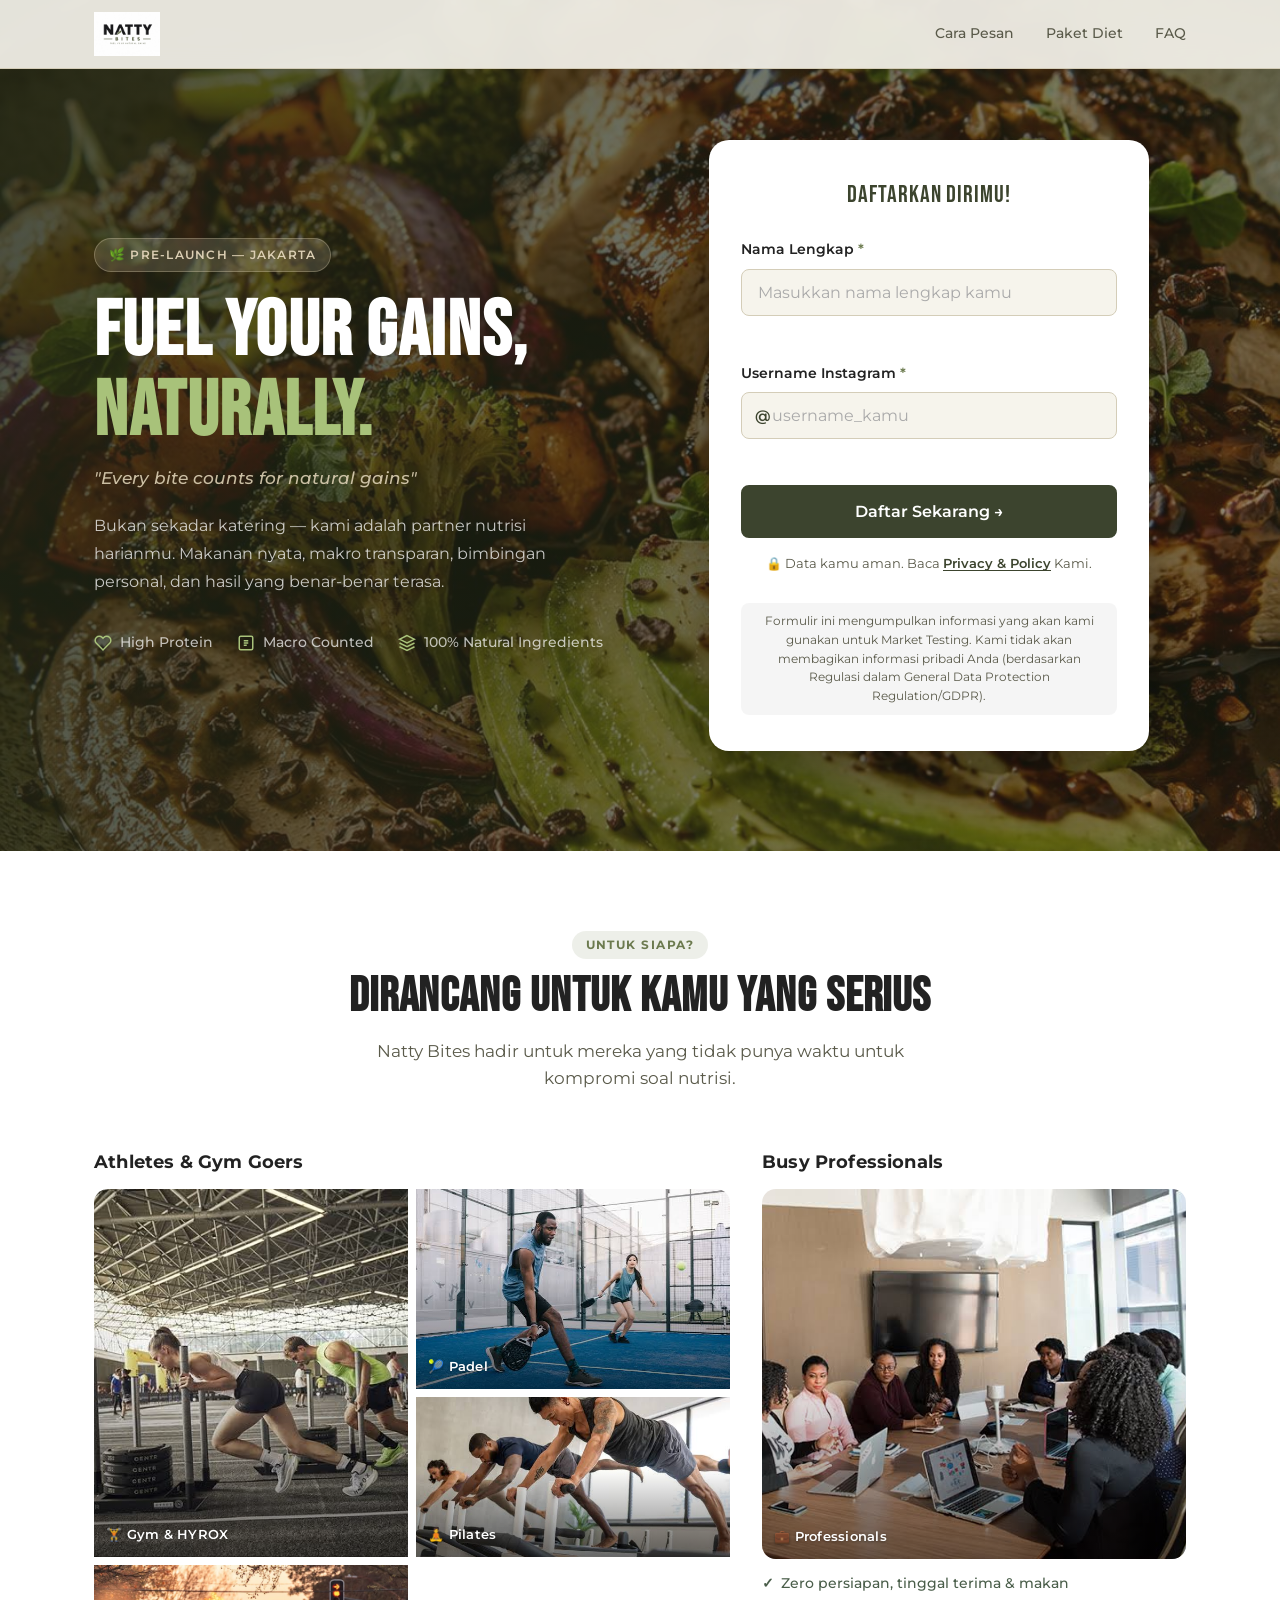
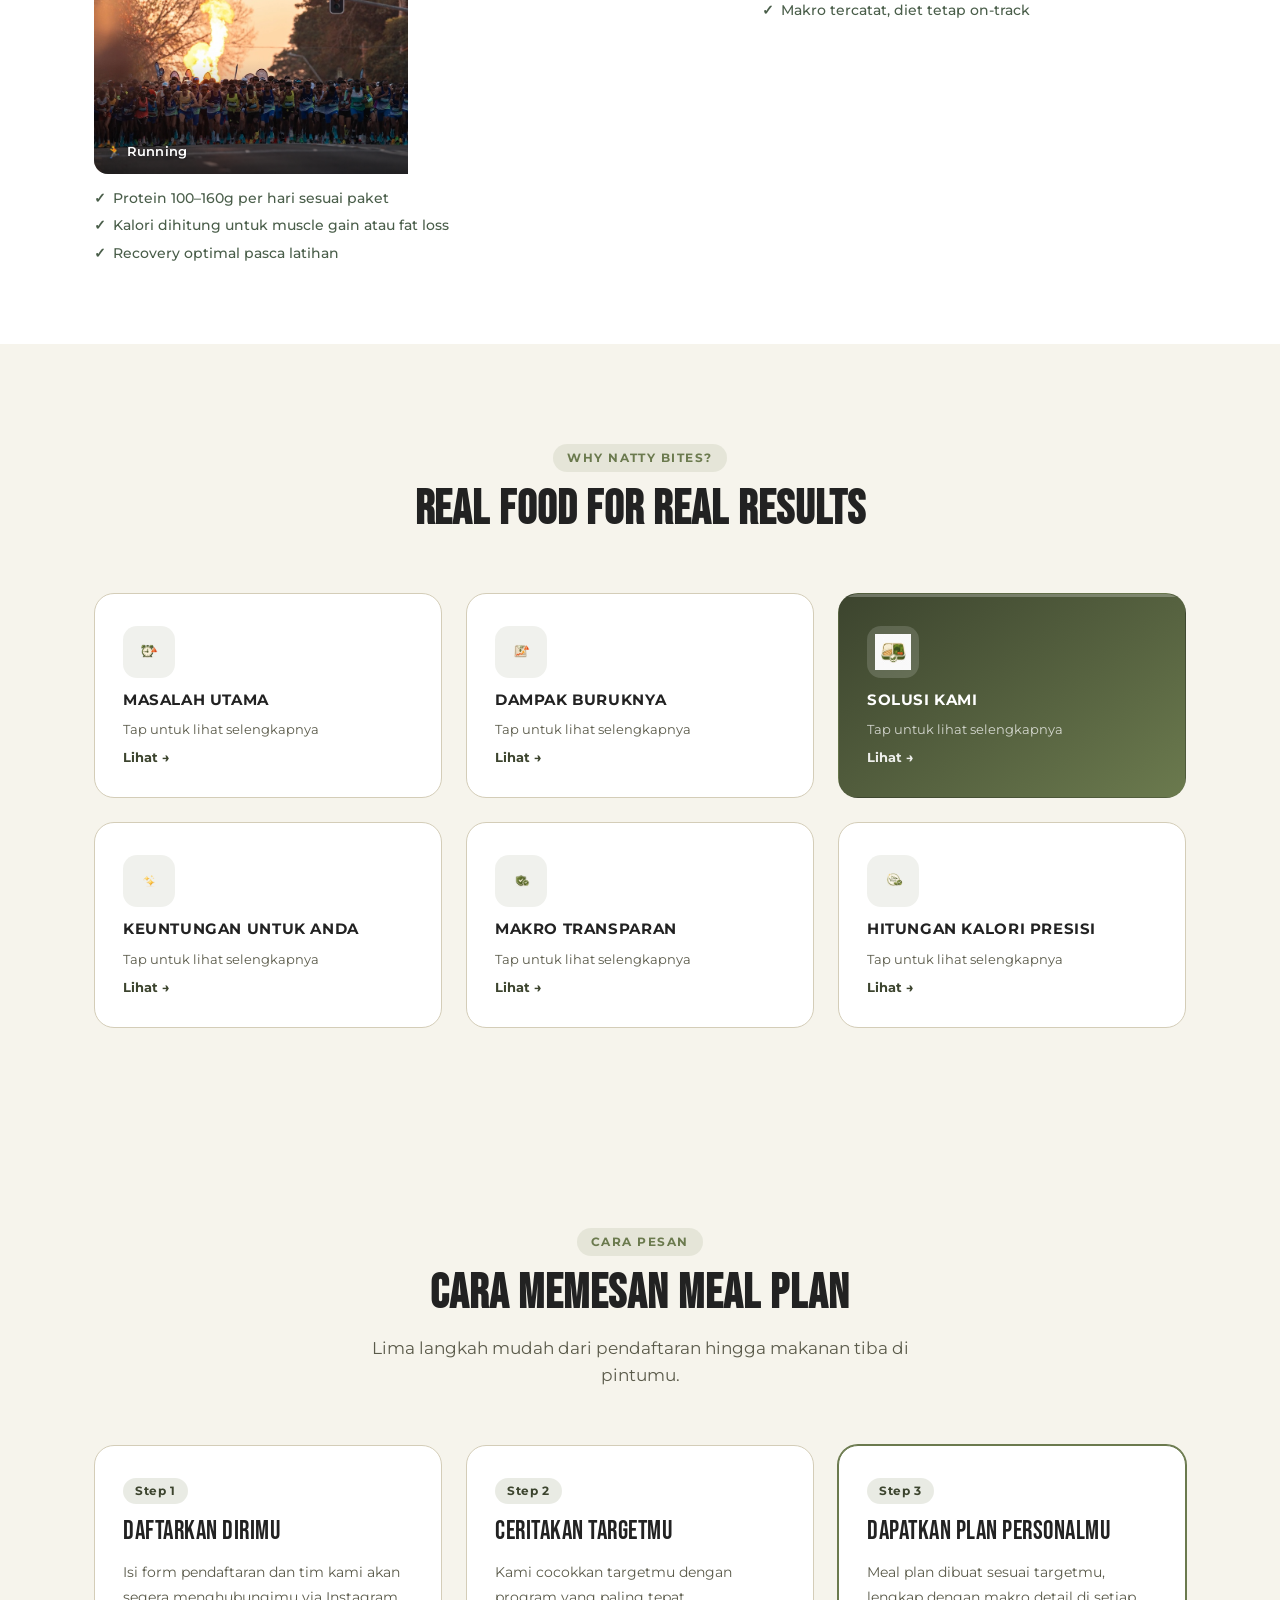
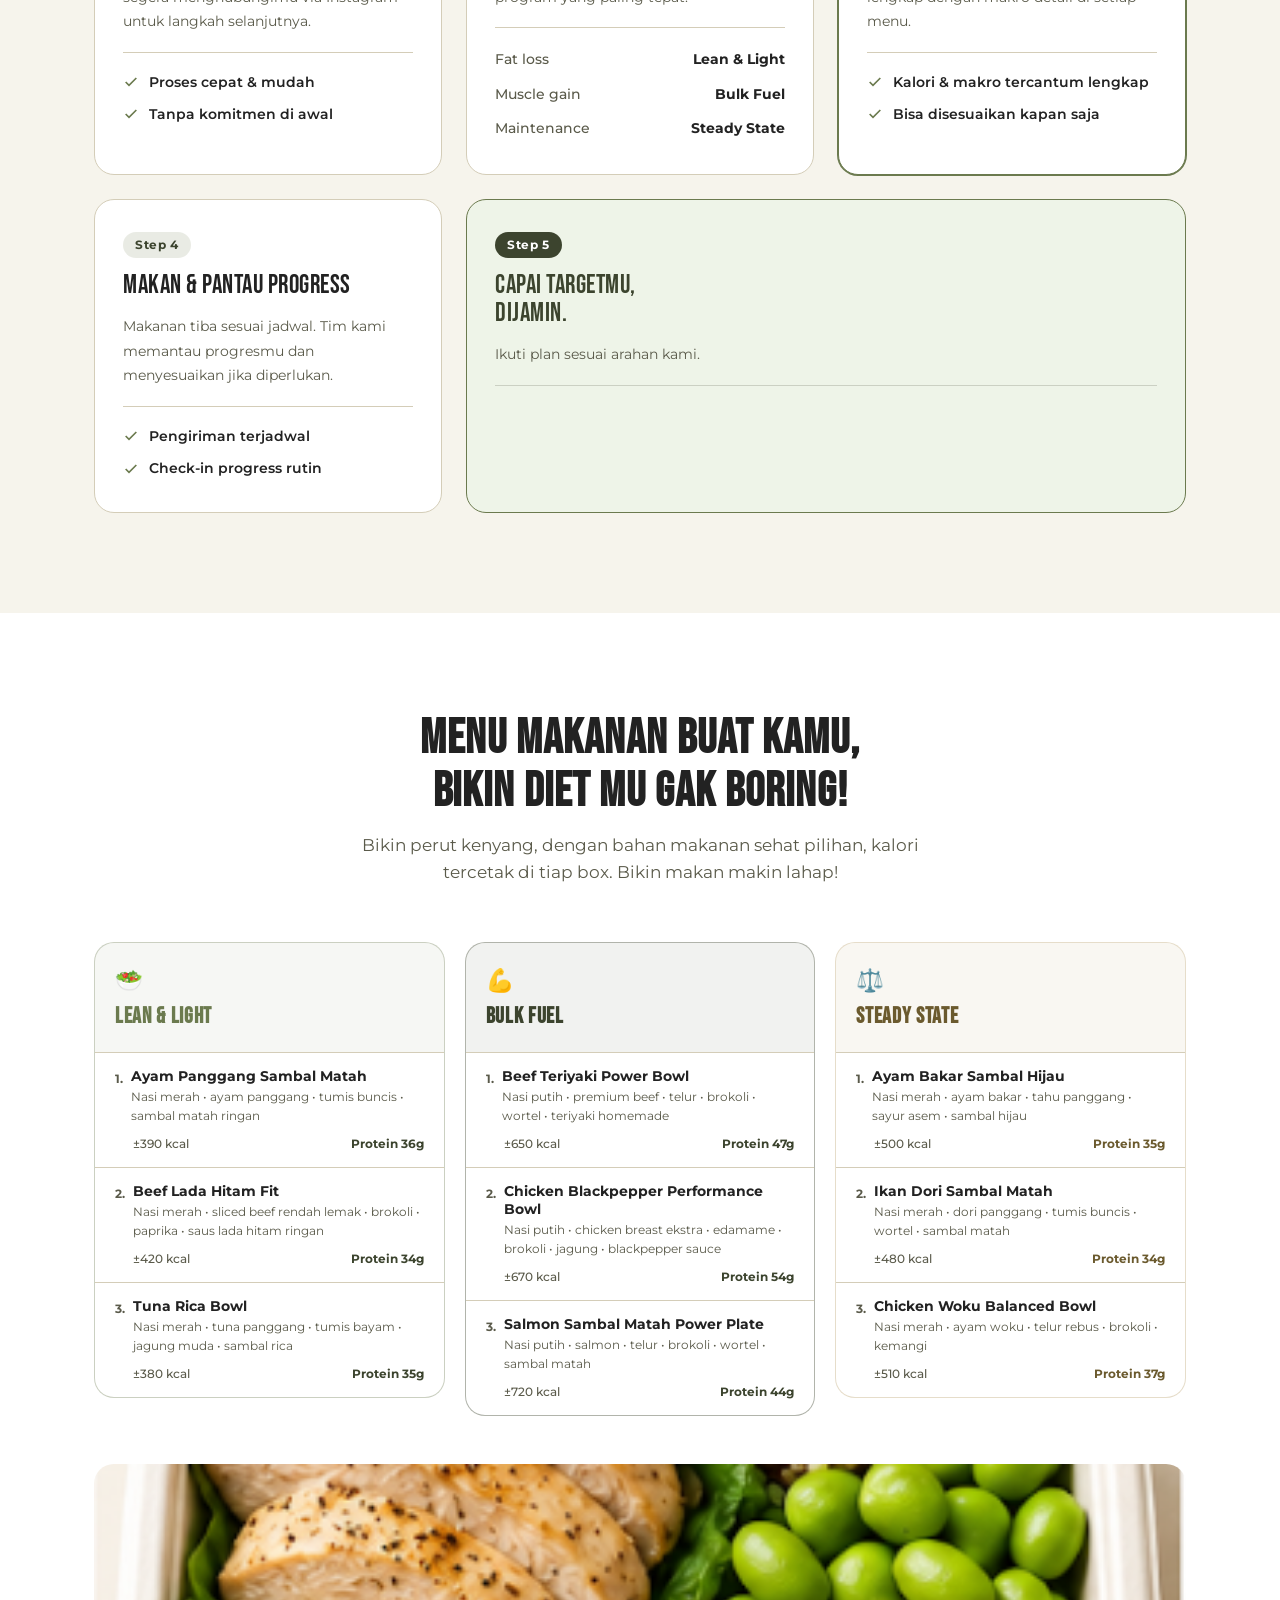
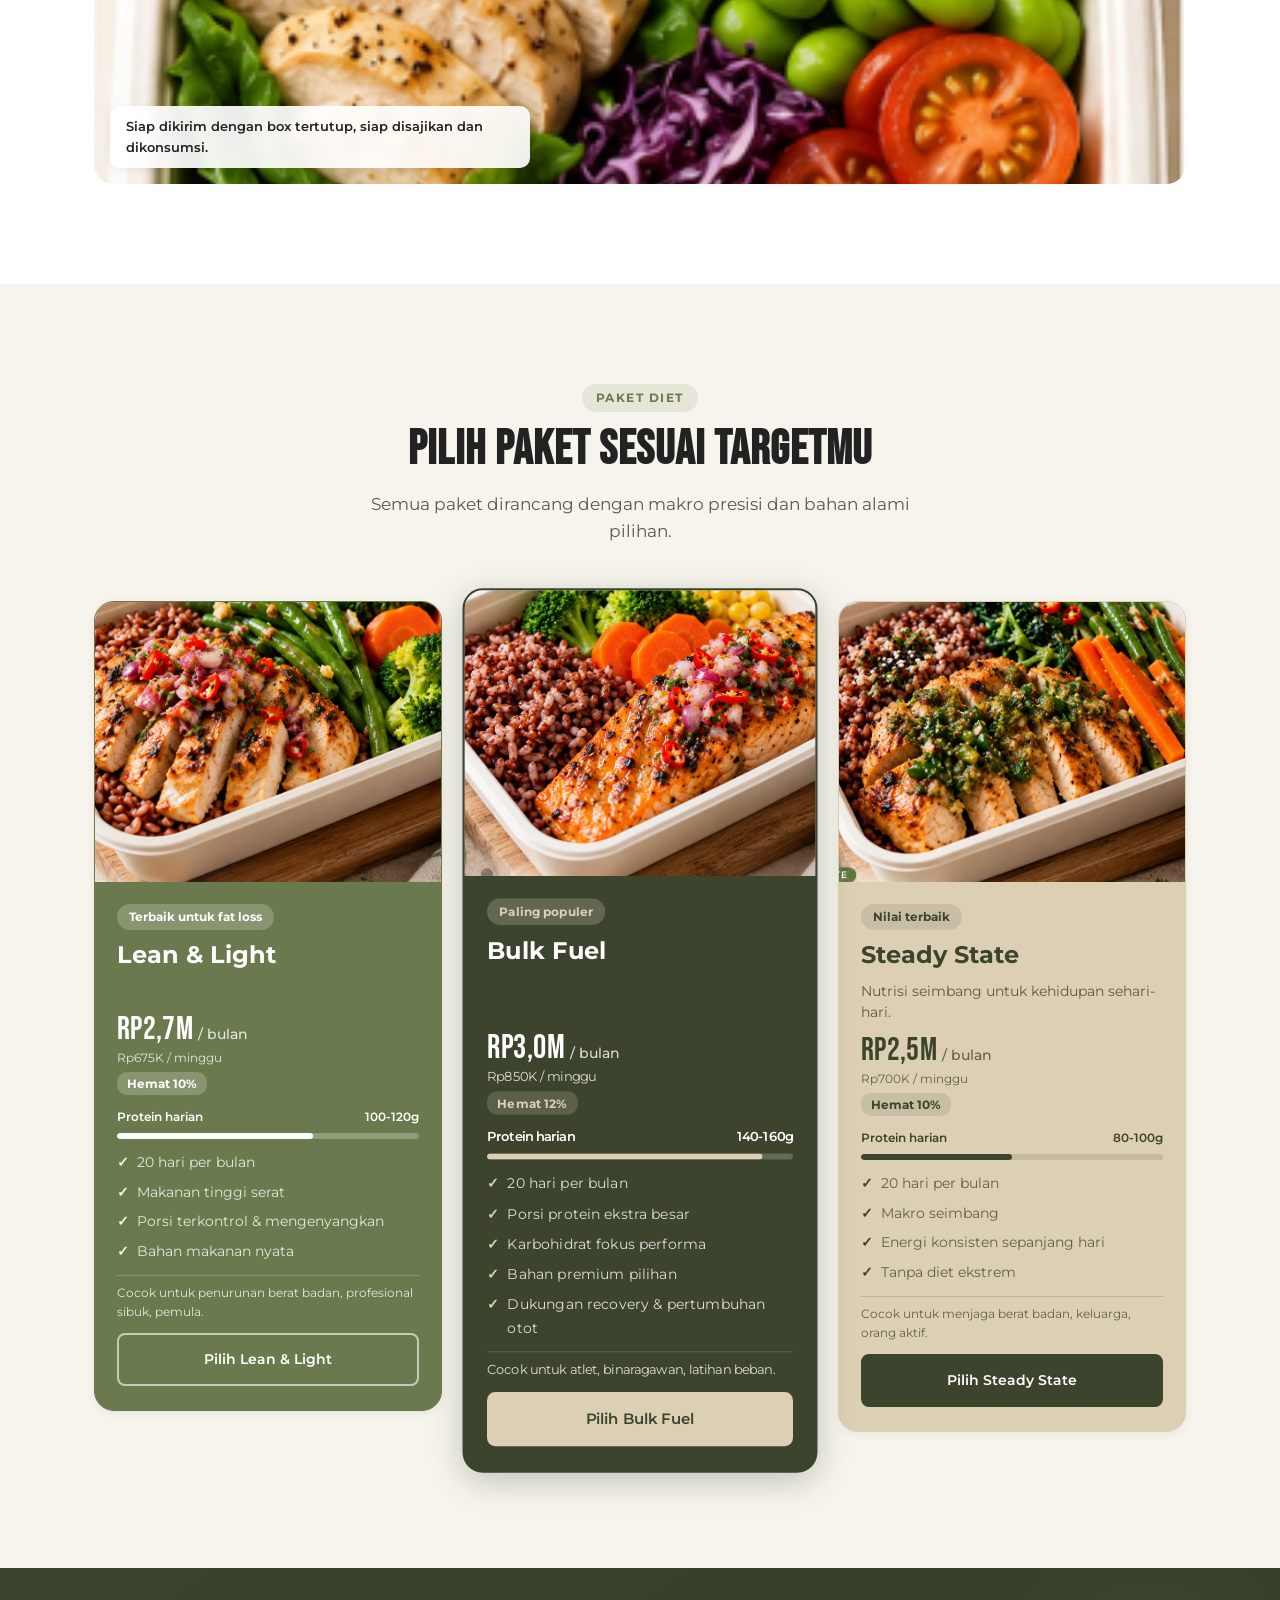
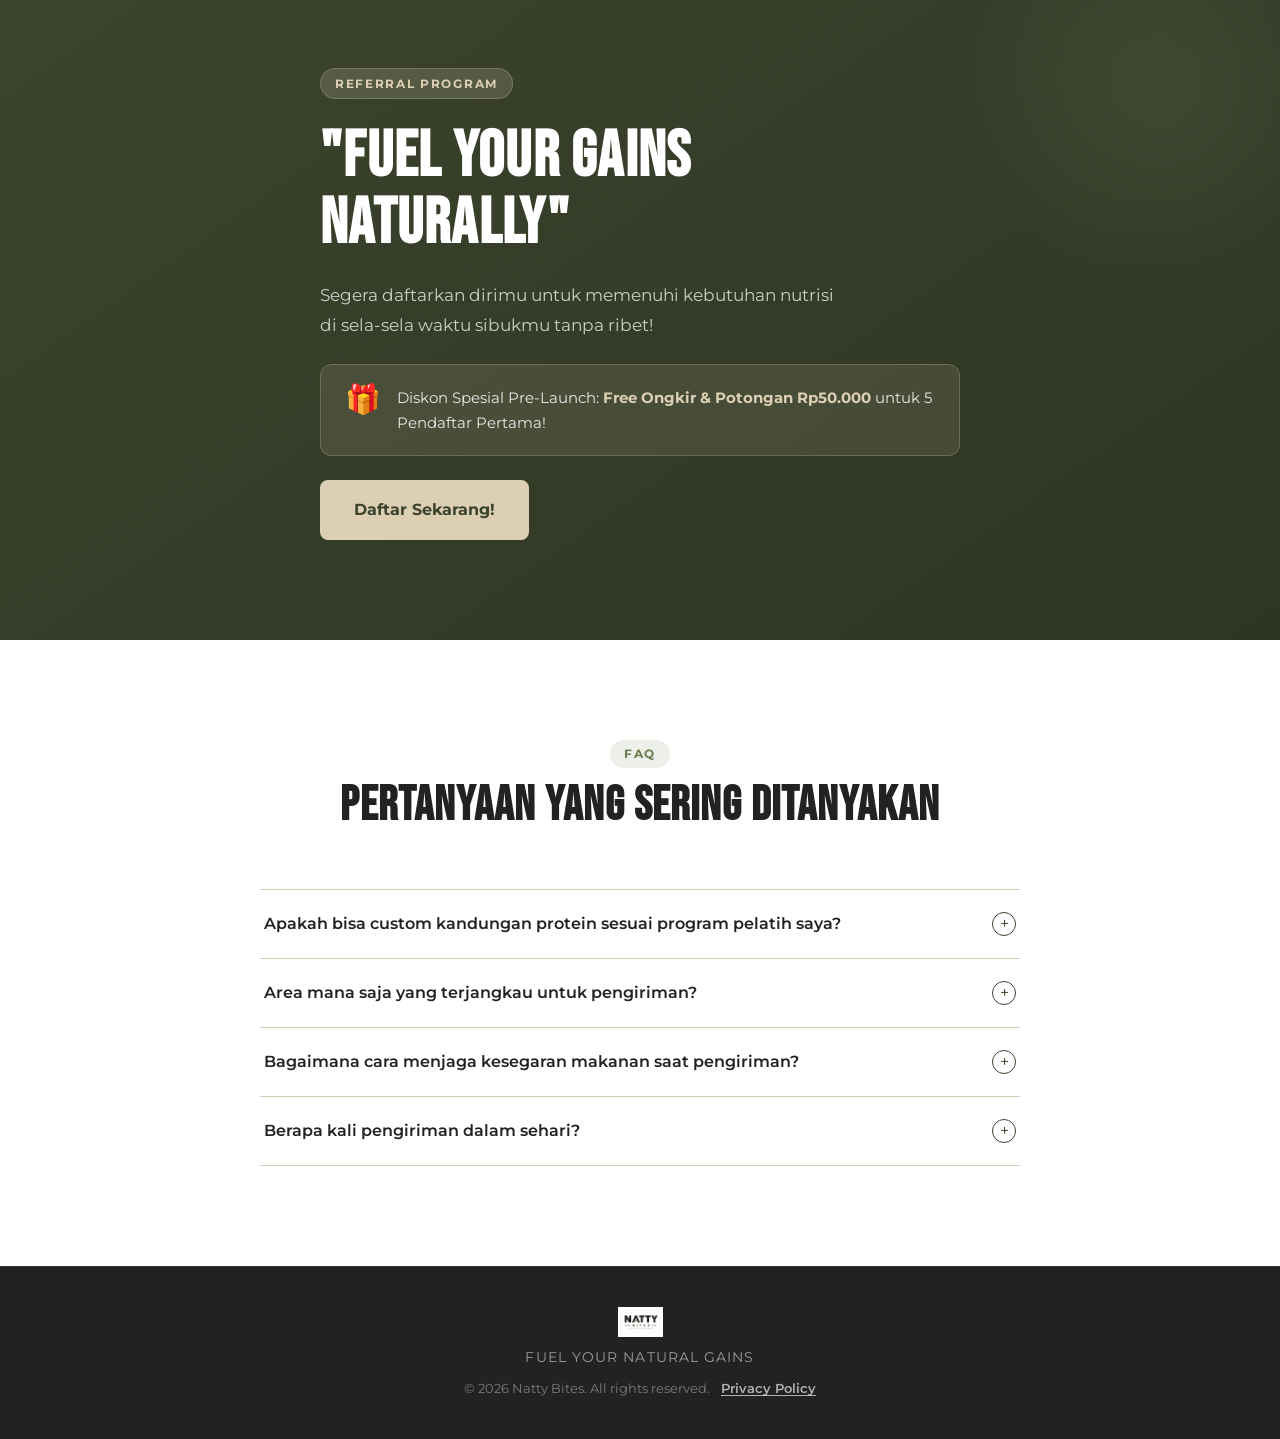
<file: index.html>
<!DOCTYPE html>
<html lang="id">
<head>
  <meta charset="UTF-8" />
  <meta name="viewport" content="width=device-width, initial-scale=1.0" />
  <title>Natty Bites — Every Bite Counts for Natural Gains</title>
  <link rel="icon" type="image/png" href="favicon.png" />
  <link rel="apple-touch-icon" href="favicon.png" />
  <link rel="stylesheet" href="styles.css" />
  <link rel="preconnect" href="https://fonts.googleapis.com" />
  <link rel="preconnect" href="https://fonts.gstatic.com" crossorigin />
  <link href="https://fonts.googleapis.com/css2?family=Anton&family=Bebas+Neue&family=Montserrat:ital,wght@0,400;0,500;0,600;0,700;1,400&display=swap" rel="stylesheet" />

<!-- Meta Pixel Code -->
<script>
!function(f,b,e,v,n,t,s)
{if(f.fbq)return;n=f.fbq=function(){n.callMethod?
n.callMethod.apply(n,arguments):n.queue.push(arguments)};
if(!f._fbq)f._fbq=n;n.push=n;n.loaded=!0;n.version='2.0';
n.queue=[];t=b.createElement(e);t.async=!0;
t.src=v;s=b.getElementsByTagName(e)[0];
s.parentNode.insertBefore(t,s)}(window, document,'script',
'https://connect.facebook.net/en_US/fbevents.js');
fbq('init', '1393225785474572');
fbq('track', 'PageView');
</script>
<noscript>
src="https://www.facebook.com/tr?id=1393225785474572&ev=PageView&noscript=1"
/></noscript>
<!-- End Meta Pixel Code -->

  <!-- Google tag (gtag.js) -->
<script async src="https://www.googletagmanager.com/gtag/js?id=AW-18440510467"></script>
<script>
  window.dataLayer = window.dataLayer || [];
  function gtag(){dataLayer.push(arguments);}
  gtag('js', new Date());

  gtag('config', 'AW-18440510467');
</script>

  <!-- Event snippet for Web leads conversion page
In your html page, add the snippet and call gtag_report_conversion when someone clicks on the chosen link or button. -->
<script>
function gtag_report_conversion(url) {
  var callback = function () {
    if (typeof(url) != 'undefined') {
      window.location = url;
    }
  };
  gtag('event', 'conversion', {
      'send_to': 'AW-18440510467/Nw9gCKvjlfIcEIO4j9lE',
      'value': 1.0,
      'currency': 'IDR',
      'event_callback': callback
  });
  return false;
}
</script>

  

  <!-- Google Tag Manager -->
<script>(function(w,d,s,l,i){w[l]=w[l]||[];w[l].push({'gtm.start':
new Date().getTime(),event:'gtm.js'});var f=d.getElementsByTagName(s)[0],
j=d.createElement(s),dl=l!='dataLayer'?'&l='+l:'';j.async=true;j.src=
'https://www.googletagmanager.com/gtm.js?id='+i+dl;f.parentNode.insertBefore(j,f);
})(window,document,'script','dataLayer','GTM-PZP5XRFN');</script>
<!-- End Google Tag Manager -->
  
</head>
<body>

  <!-- Google Tag Manager (noscript) -->
<noscript><iframe src="https://www.googletagmanager.com/ns.html?id=GTM-PZP5XRFN"
height="0" width="0" style="display:none;visibility:hidden"></iframe></noscript>
<!-- End Google Tag Manager (noscript) -->

  <!-- ========== NAVBAR ========== -->
  <header class="navbar" id="navbar">
    <div class="container navbar__inner">
      <a href="#" class="navbar__logo" aria-label="Natty Bites Home">
        <img src="natty-bites-logo.jpeg" alt="Natty Bites" class="navbar__logo-img" />
      </a>
      <nav class="navbar__links" aria-label="Menu utama">
        <a href="#howto">Cara Pesan</a>
        <a href="#packages">Paket Diet</a>
        <a href="#faq">FAQ</a>
      </nav>
      <button class="navbar__hamburger" id="hamburger" aria-label="Buka menu" aria-expanded="false">
        <span></span><span></span><span></span>
      </button>
    </div>
    <!-- Mobile menu -->
    <div class="navbar__mobile" id="mobileMenu" aria-hidden="true">
      <a href="#howto" class="mobile-link">Cara Pesan</a>
      <a href="#packages" class="mobile-link">Paket Diet</a>
      <a href="#faq" class="mobile-link">FAQ</a>
    </div>
  </header>

  <main>

    <!-- ========== HERO ========== -->
    <section class="hero" id="home">
      <div class="hero__bg-overlay" aria-hidden="true"></div>
      <div class="container hero__inner">
        <div class="hero__content">
          <span class="hero__badge">🌿 Pre-Launch — Jakarta</span>
          <h1 class="hero__headline">
            Fuel Your Gains,<br />
            <em>Naturally.</em>
          </h1>
          <p class="hero__tagline">"Every bite counts for natural gains"</p>
          <p class="hero__desc">
            Bukan sekadar katering — kami adalah partner nutrisi harianmu. Makanan nyata, makro transparan, bimbingan personal, dan hasil yang benar-benar terasa.
          </p>
          <ul class="hero__trust" role="list">
            <li>
              <svg width="18" height="18" viewBox="0 0 24 24" fill="none" stroke="currentColor" stroke-width="2"><path d="M20.84 4.61a5.5 5.5 0 0 0-7.78 0L12 5.67l-1.06-1.06a5.5 5.5 0 0 0-7.78 7.78l1.06 1.06L12 21.23l7.78-7.78 1.06-1.06a5.5 5.5 0 0 0 0-7.78z"/></svg>
              High Protein
            </li>
            <li>
              <svg width="18" height="18" viewBox="0 0 24 24" fill="none" stroke="currentColor" stroke-width="2"><rect x="3" y="3" width="18" height="18" rx="2"/><path d="M9 9h6M9 12h6M9 15h4"/></svg>
              Macro Counted
            </li>
            <li>
              <svg width="18" height="18" viewBox="0 0 24 24" fill="none" stroke="currentColor" stroke-width="2"><path d="M12 2L2 7l10 5 10-5-10-5z"/><path d="M2 17l10 5 10-5"/><path d="M2 12l10 5 10-5"/></svg>
              100% Natural Ingredients
            </li>
          </ul>
        </div>
        <div class="hero__form-wrap">
          <form class="hero__form" id="heroForm" novalidate aria-label="Formulir konsultasi cepat">
            <p class="hero__form-title">Daftarkan Dirimu!</p>
            <div class="form-group">
              <label for="heroFullName">Nama Lengkap <span aria-hidden="true">*</span></label>
              <input
                type="text"
                id="heroFullName"
                name="fullName"
                placeholder="Masukkan nama lengkap kamu"
                required
                autocomplete="name"
                aria-required="true"
              />
              <span class="form-error" id="heroFullNameError" role="alert" aria-live="polite"></span>
            </div>
            <div class="form-group">
              <label for="heroInstagram">Username Instagram <span aria-hidden="true">*</span></label>
              <div class="input-prefix-wrap">
                <span class="input-prefix" aria-hidden="true">@</span>
                <input
                  type="text"
                  id="heroInstagram"
                  name="instagram"
                  placeholder="username_kamu"
                  required
                  autocomplete="off"
                  aria-required="true"
                />
              </div>
              <span class="form-error" id="heroInstagramError" role="alert" aria-live="polite"></span>
            </div>
            <button type="submit" class="btn btn--primary btn--lg btn--full">
              Daftar Sekarang →
            </button>
            <p class="form-privacy">
              🔒 Data kamu aman. Baca <a href="#privacy" id="heroPrivacyLink">Privacy &amp; Policy</a> Kami.
            </p>
            <p class="form-gdpr">
              Formulir ini mengumpulkan informasi yang akan kami gunakan untuk Market Testing. Kami tidak akan membagikan informasi pribadi Anda (berdasarkan Regulasi dalam General Data Protection Regulation/GDPR).
            </p>
          </form>
        </div>
      </div>
    </section>

    <!-- ========== TARGET AUDIENCE ========== -->
    <section class="audience" id="audience">
      <div class="container">
        <div class="section-header">
          <span class="section-label">Untuk Siapa?</span>
          <h2>Dirancang untuk Kamu yang Serius</h2>
          <p>Natty Bites hadir untuk mereka yang tidak punya waktu untuk kompromi soal nutrisi.</p>
        </div>

        <div class="audience__mosaic">

          <!-- LEFT: Athletes -->
          <div class="audience__group">
            <div class="audience__group-label">Athletes &amp; Gym Goers</div>
            <div class="audience__photo-grid">
              <div class="audience__photo audience__photo--large">
                <img src="hyrox.jpeg" alt="HYROX athlete training" loading="lazy" />
                <div class="audience__photo-overlay">
                  <span>🏋️ Gym &amp; HYROX</span>
                </div>
              </div>
              <div class="audience__photo">
                <img src="padel.jpeg" alt="Padel player" loading="lazy" />
                <div class="audience__photo-overlay">
                  <span>🎾 Padel</span>
                </div>
              </div>
              <div class="audience__photo">
                <img src="pilates.jpeg" alt="Pilates session" loading="lazy" />
                <div class="audience__photo-overlay">
                  <span>🧘 Pilates</span>
                </div>
              </div>
              <div class="audience__photo">
                <img src="marathon-start.jpeg" alt="Morning run tracking" loading="lazy" />
                <div class="audience__photo-overlay">
                  <span>🏃 Running</span>
                </div>
              </div>
            </div>
            <ul class="audience__points">
              <li>Protein 100–160g per hari sesuai paket</li>
              <li>Kalori dihitung untuk muscle gain atau fat loss</li>
              <li>Recovery optimal pasca latihan</li>
            </ul>
          </div>

          <!-- RIGHT: Professionals -->
          <div class="audience__group audience__group--pro">
            <div class="audience__group-label">Busy Professionals</div>
            <div class="audience__photo-grid audience__photo-grid--single">
              <div class="audience__photo audience__photo--full">
                <img src="business-professionals.jpeg" alt="Busy professional at work" loading="lazy" />
                <div class="audience__photo-overlay">
                  <span>💼 Professionals</span>
                </div>
              </div>
            </div>
            <ul class="audience__points">
              <li>Zero persiapan, tinggal terima &amp; makan</li>

              <li>Makro tercatat, diet tetap on-track</li>
            </ul>
          </div>

        </div>
      </div>
    </section>

    <!-- ========== VALUE PROPOSITION ========== -->
    <section class="value" id="value">
      <div class="container">
        <div class="section-header">
          <span class="section-label">Why Natty Bites?</span>
          <h2>Real Food For Real Results</h2>
        </div>
        <div class="value__grid">

          <!-- Card 1: Problem -->
          <button class="value__card" data-modal="modal-problem" aria-haspopup="dialog">
            <div class="value__card-icon" aria-hidden="true">
              <img src="Problem icon.png" alt="" />
            </div>
            <h3>Masalah Utama</h3>
            <p>Tap untuk lihat selengkapnya</p>
            <span class="value__card-cta">Lihat →</span>
          </button>

          <!-- Card 2: Consequence -->
          <button class="value__card" data-modal="modal-consequence" aria-haspopup="dialog">
            <div class="value__card-icon" aria-hidden="true">
              <img src="Consequence icon.png" alt="" />
            </div>
            <h3>Dampak Buruknya</h3>
            <p>Tap untuk lihat selengkapnya</p>
            <span class="value__card-cta">Lihat →</span>
          </button>

          <!-- Card 3: Solution -->
          <button class="value__card value__card--featured" data-modal="modal-solution" aria-haspopup="dialog">
            <div class="value__card-icon" aria-hidden="true">
              <img src="Solution logo.png" alt="" />
            </div>
            <h3>Solusi Kami</h3>
            <p>Tap untuk lihat selengkapnya</p>
            <span class="value__card-cta">Lihat →</span>
          </button>

          <!-- Card 4: Benefits -->
          <button class="value__card" data-modal="modal-benefits" aria-haspopup="dialog">
            <div class="value__card-icon" aria-hidden="true">
              <img src="Benefit icon.png" alt="" />
            </div>
            <h3>Keuntungan Untuk Anda</h3>
            <p>Tap untuk lihat selengkapnya</p>
            <span class="value__card-cta">Lihat →</span>
          </button>

          <!-- Card 5: Macro Transparency -->
          <button class="value__card" data-modal="modal-macro" aria-haspopup="dialog">
            <div class="value__card-icon" aria-hidden="true">
              <img src="Guarantee icon.png" alt="" />
            </div>
            <h3>Makro Transparan</h3>
            <p>Tap untuk lihat selengkapnya</p>
            <span class="value__card-cta">Lihat →</span>
          </button>

          <!-- Card 6: Calorie Tracking -->
          <button class="value__card" data-modal="modal-calories" aria-haspopup="dialog">
            <div class="value__card-icon" aria-hidden="true">
              <img src="Halal &amp; Hygiene icon.png" alt="" />
            </div>
            <h3>Hitungan Kalori Presisi</h3>
            <p>Tap untuk lihat selengkapnya</p>
            <span class="value__card-cta">Lihat →</span>
          </button>

        </div>
      </div>
    </section>

    <!-- ========== VALUE CARD MODALS ========== -->
    <div class="popup-overlay" id="modal-problem" role="dialog" aria-modal="true" aria-labelledby="modal-problem-title" aria-hidden="true">
      <div class="popup popup--value">
        <button class="popup__x-close" aria-label="Tutup">&times;</button>
        <div class="popup__value-icon" aria-hidden="true">
          <img src="Problem icon.png" alt="" />
        </div>
        <h2 class="popup__title" id="modal-problem-title">Masalah Utama</h2>
        <p class="popup__value-subtitle">Tantangan Nyata yang Kamu Hadapi Setiap Hari</p>
        <p class="popup__value-desc">Banyak orang aktif dan sibuk gagal konsisten bukan karena kurang niat, tapi karena sistemnya tidak mendukung. Berikut 3 masalah utama yang paling sering terjadi:</p>
        <ul class="popup__value-list">
          <li><strong>Sibuk untuk Meal Prep:</strong> Tidak sempat memasak setiap hari.</li>
          <li><strong>Makro Membingungkan:</strong> Sulit menghitung kalori dan nutrisi.</li>
          <li><strong>Recovery Lambat:</strong> Asupan kurang optimal untuk latihan.</li>
        </ul>
        <button class="btn btn--primary popup__close">Mengerti</button>
      </div>
    </div>

    <div class="popup-overlay" id="modal-consequence" role="dialog" aria-modal="true" aria-labelledby="modal-consequence-title" aria-hidden="true">
      <div class="popup popup--value">
        <button class="popup__x-close" aria-label="Tutup">&times;</button>
        <div class="popup__value-icon popup__value-icon--warning" aria-hidden="true">
          <img src="Consequence icon.png" alt="" />
        </div>
        <h2 class="popup__title" id="modal-consequence-title">Dampak Buruknya</h2>
        <p class="popup__value-subtitle">Kalau Dibiarkan, Ini yang Terjadi</p>
        <p class="popup__value-desc">Tanpa solusi yang tepat, masalah-masalah tadi berdampak langsung pada performa dan hasil latihanmu:</p>
        <ul class="popup__value-list">
          <li><strong>Performa Menurun:</strong> Energi cepat habis saat latihan.</li>
          <li><strong>Progres Stagnan:</strong> Otot sulit berkembang.</li>
          <li><strong>Body Goals Tertunda:</strong> Hasil latihan tidak maksimal.</li>
        </ul>
        <button class="btn btn--primary popup__close">Mengerti</button>
      </div>
    </div>

    <div class="popup-overlay" id="modal-solution" role="dialog" aria-modal="true" aria-labelledby="modal-solution-title" aria-hidden="true">
      <div class="popup popup--value">
        <button class="popup__x-close" aria-label="Tutup">&times;</button>
        <div class="popup__value-icon popup__value-icon--featured" aria-hidden="true">
          <img src="Solution logo.png" alt="" />
        </div>
        <h2 class="popup__title" id="modal-solution-title">Solusi Kami</h2>
        <p class="popup__value-subtitle">Meal Plan Presisi, Tanpa Repot</p>
        <p class="popup__value-desc">Natty Bites hadir sebagai solusi lengkap agar kamu bisa fokus pada latihan dan hasil — bukan repot di dapur:</p>
        <ul class="popup__value-list">
          <li><strong>Makro Akurat:</strong> Kalori dan makro dihitung presisi.</li>
          <li><strong>High-Performance Meals:</strong> Tinggi protein, nutrisi seimbang.</li>
        </ul>
        <button class="btn btn--primary popup__close">Mengerti</button>
      </div>
    </div>

    <div class="popup-overlay" id="modal-benefits" role="dialog" aria-modal="true" aria-labelledby="modal-benefits-title" aria-hidden="true">
      <div class="popup popup--value">
        <button class="popup__x-close" aria-label="Tutup">&times;</button>
        <div class="popup__value-icon popup__value-icon--success" aria-hidden="true">
          <img src="Benefit icon.png" alt="" />
        </div>
        <h2 class="popup__title" id="modal-benefits-title">Keuntungan Untuk Anda</h2>
        <p class="popup__value-subtitle">Hidup Lebih Mudah, Hasil Lebih Nyata</p>
        <p class="popup__value-desc">Dengan Natty Bites, kamu tidak hanya makan lebih sehat — kamu mendapatkan keuntungan nyata yang langsung terasa:</p>
        <ul class="popup__value-list">
          <li><strong>Diet Tanpa Repot:</strong> Konsisten raih target tubuh tanpa buang waktu di dapur.</li>
          <li><strong>Performa Puncak:</strong> Tenaga selalu maksimal untuk bekerja dan latihan di gym.</li>
          <li><strong>Hasil Nyata:</strong> Makan dengan tenang, target tubuh tercapai dan tahan lama.</li>
        </ul>
        <button class="btn btn--primary popup__close">Mengerti</button>
      </div>
    </div>

    <div class="popup-overlay" id="modal-macro" role="dialog" aria-modal="true" aria-labelledby="modal-macro-title" aria-hidden="true">
      <div class="popup popup--value">
        <button class="popup__x-close" aria-label="Tutup">&times;</button>
        <div class="popup__value-icon" aria-hidden="true">
          <img src="Guarantee icon.png" alt="" />
        </div>
        <h2 class="popup__title" id="modal-macro-title">Makro Transparan</h2>
        <p class="popup__value-subtitle">Kamu Tahu Persis Apa yang Kamu Makan</p>
        <p class="popup__value-desc">Kami percaya transparansi adalah kunci. Setiap menu Natty Bites dilengkapi informasi makro yang jelas dan akurat:</p>
        <ul class="popup__value-list">
          <li><strong>Protein:</strong> Jumlah gram protein per sajian tertera jelas di setiap menu.</li>
          <li><strong>Karbohidrat &amp; Lemak:</strong> Rincian lengkap untuk setiap komponen makro.</li>
          <li><strong>Tidak Ada yang Disembunyikan:</strong> Label nutrisi transparan, tanpa estimasi kasar.</li>
        </ul>
        <button class="btn btn--primary popup__close">Mengerti</button>
      </div>
    </div>

    <div class="popup-overlay" id="modal-calories" role="dialog" aria-modal="true" aria-labelledby="modal-calories-title" aria-hidden="true">
      <div class="popup popup--value">
        <button class="popup__x-close" aria-label="Tutup">&times;</button>
        <div class="popup__value-icon" aria-hidden="true">
          <img src="Halal &amp; Hygiene icon.png" alt="" />
        </div>
        <h2 class="popup__title" id="modal-calories-title">Hitungan Kalori Presisi</h2>
        <p class="popup__value-subtitle">Kalori Dihitung, Bukan Ditebak</p>
        <p class="popup__value-desc">Setiap porsi Natty Bites dirancang dengan target kalori yang presisi sesuai paket dan goal tubuhmu:</p>
        <ul class="popup__value-list">
          <li><strong>Kalori Terukur:</strong> Setiap menu dihitung berdasarkan berat aktual bahan masak.</li>
          <li><strong>Disesuaikan Target:</strong> Deficit untuk fat loss, surplus untuk muscle gain, maintenance untuk steady state.</li>
          <li><strong>Tracking Mudah:</strong> Kamu tinggal makan — semua angka sudah disiapkan.</li>
        </ul>
        <button class="btn btn--primary popup__close">Mengerti</button>
      </div>
    </div>

    <!-- ========== HOW TO ORDER ========== -->
    <section class="howto" id="howto">
      <div class="container">
        <div class="section-header">
          <span class="section-label">Cara Pesan</span>
          <h2>Cara Memesan Meal Plan</h2>
          <p>Lima langkah mudah dari pendaftaran hingga makanan tiba di pintumu.</p>
        </div>
        <div class="howto__grid">

          <!-- Step 1 -->
          <article class="howto__card">
            <span class="howto__step-badge">Step 1</span>
            <h3 class="howto__title">Daftarkan Dirimu</h3>
            <p class="howto__desc">Isi form pendaftaran dan tim kami akan segera menghubungimu via Instagram untuk langkah selanjutnya.</p>
            <hr class="howto__divider" />
            <ul class="howto__checklist">
              <li>
                <svg width="16" height="16" viewBox="0 0 24 24" fill="none" stroke="currentColor" stroke-width="2.5"><polyline points="20 6 9 17 4 12"/></svg>
                Proses cepat &amp; mudah
              </li>
              <li>
                <svg width="16" height="16" viewBox="0 0 24 24" fill="none" stroke="currentColor" stroke-width="2.5"><polyline points="20 6 9 17 4 12"/></svg>
                Tanpa komitmen di awal
              </li>
            </ul>
          </article>

          <!-- Step 2 -->
          <article class="howto__card">
            <span class="howto__step-badge">Step 2</span>
            <h3 class="howto__title">Ceritakan Targetmu</h3>
            <p class="howto__desc">Kami cocokkan targetmu dengan program yang paling tepat.</p>
            <hr class="howto__divider" />
            <ul class="howto__goal-table">
              <li><span>Fat loss</span><span>Lean &amp; Light</span></li>
              <li><span>Muscle gain</span><span>Bulk Fuel</span></li>
              <li><span>Maintenance</span><span>Steady State</span></li>
            </ul>
          </article>

          <!-- Step 3 — featured -->
          <article class="howto__card howto__card--featured">
            <span class="howto__step-badge howto__step-badge--featured">Step 3</span>
            <h3 class="howto__title">Dapatkan Plan Personalmu</h3>
            <p class="howto__desc">Meal plan dibuat sesuai targetmu, lengkap dengan makro detail di setiap menu.</p>
            <hr class="howto__divider" />
            <ul class="howto__checklist">
              <li>
                <svg width="16" height="16" viewBox="0 0 24 24" fill="none" stroke="currentColor" stroke-width="2.5"><polyline points="20 6 9 17 4 12"/></svg>
                Kalori &amp; makro tercantum lengkap
              </li>
              <li>
                <svg width="16" height="16" viewBox="0 0 24 24" fill="none" stroke="currentColor" stroke-width="2.5"><polyline points="20 6 9 17 4 12"/></svg>
                Bisa disesuaikan kapan saja
              </li>
            </ul>
          </article>

          <!-- Step 4 -->
          <article class="howto__card">
            <span class="howto__step-badge">Step 4</span>
            <h3 class="howto__title">Makan &amp; Pantau Progress</h3>
            <p class="howto__desc">Makanan tiba sesuai jadwal. Tim kami memantau progresmu dan menyesuaikan jika diperlukan.</p>
            <hr class="howto__divider" />
            <ul class="howto__checklist">
              <li>
                <svg width="16" height="16" viewBox="0 0 24 24" fill="none" stroke="currentColor" stroke-width="2.5"><polyline points="20 6 9 17 4 12"/></svg>
                Pengiriman terjadwal
              </li>
              <li>
                <svg width="16" height="16" viewBox="0 0 24 24" fill="none" stroke="currentColor" stroke-width="2.5"><polyline points="20 6 9 17 4 12"/></svg>
                Check-in progress rutin
              </li>
            </ul>
          </article>

          <!-- Step 5 — hero -->
          <article class="howto__card howto__card--hero">
            <span class="howto__step-badge howto__step-badge--hero">Step 5</span>
            <h3 class="howto__title howto__title--hero">Capai Targetmu,<br/>Dijamin.</h3>
            <p class="howto__desc howto__desc--hero">Ikuti plan sesuai arahan kami.</p>
            <hr class="howto__divider howto__divider--hero" />

          </article>

        </div>
      </div>
    </section>

    <!-- ========== MENU LIST ========== -->
    <section class="menulist" id="menu">
      <div class="container">
        <div class="section-header">
          <h2>Menu Makanan buat kamu,<br/>bikin Diet mu Gak Boring!</h2>
          <p>Bikin perut kenyang, dengan bahan makanan sehat pilihan, kalori tercetak di tiap box. Bikin makan makin lahap!</p>
        </div>

        <div class="menulist__grid">

          <!-- Lean & Light -->
          <div class="menu-card menu-card--lean">
            <div class="menu-card__header">
              <span class="menu-card__emoji">🥗</span>
              <h3 class="menu-card__title">Lean &amp; Light</h3>
            </div>
            <ul class="menu-card__list">
              <li class="menu-card__item">
                <div class="menu-card__item-main">
                  <span class="menu-card__item-num">1.</span>
                  <div>
                    <p class="menu-card__item-name">Ayam Panggang Sambal Matah</p>
                    <p class="menu-card__item-desc">Nasi merah • ayam panggang • tumis buncis • sambal matah ringan</p>
                  </div>
                </div>
                <div class="menu-card__item-macro">
                  <span>±390 kcal</span>
                  <span class="menu-card__protein">Protein 36g</span>
                </div>
              </li>
              <li class="menu-card__item">
                <div class="menu-card__item-main">
                  <span class="menu-card__item-num">2.</span>
                  <div>
                    <p class="menu-card__item-name">Beef Lada Hitam Fit</p>
                    <p class="menu-card__item-desc">Nasi merah • sliced beef rendah lemak • brokoli • paprika • saus lada hitam ringan</p>
                  </div>
                </div>
                <div class="menu-card__item-macro">
                  <span>±420 kcal</span>
                  <span class="menu-card__protein">Protein 34g</span>
                </div>
              </li>
              <li class="menu-card__item">
                <div class="menu-card__item-main">
                  <span class="menu-card__item-num">3.</span>
                  <div>
                    <p class="menu-card__item-name">Tuna Rica Bowl</p>
                    <p class="menu-card__item-desc">Nasi merah • tuna panggang • tumis bayam • jagung muda • sambal rica</p>
                  </div>
                </div>
                <div class="menu-card__item-macro">
                  <span>±380 kcal</span>
                  <span class="menu-card__protein">Protein 35g</span>
                </div>
              </li>
            </ul>
          </div>

          <!-- Bulk Fuel -->
          <div class="menu-card menu-card--bulk">
            <div class="menu-card__header">
              <span class="menu-card__emoji">💪</span>
              <h3 class="menu-card__title">Bulk Fuel</h3>
            </div>
            <ul class="menu-card__list">
              <li class="menu-card__item">
                <div class="menu-card__item-main">
                  <span class="menu-card__item-num">1.</span>
                  <div>
                    <p class="menu-card__item-name">Beef Teriyaki Power Bowl</p>
                    <p class="menu-card__item-desc">Nasi putih • premium beef • telur • brokoli • wortel • teriyaki homemade</p>
                  </div>
                </div>
                <div class="menu-card__item-macro">
                  <span>±650 kcal</span>
                  <span class="menu-card__protein">Protein 47g</span>
                </div>
              </li>
              <li class="menu-card__item">
                <div class="menu-card__item-main">
                  <span class="menu-card__item-num">2.</span>
                  <div>
                    <p class="menu-card__item-name">Chicken Blackpepper Performance Bowl</p>
                    <p class="menu-card__item-desc">Nasi putih • chicken breast ekstra • edamame • brokoli • jagung • blackpepper sauce</p>
                  </div>
                </div>
                <div class="menu-card__item-macro">
                  <span>±670 kcal</span>
                  <span class="menu-card__protein">Protein 54g</span>
                </div>
              </li>
              <li class="menu-card__item">
                <div class="menu-card__item-main">
                  <span class="menu-card__item-num">3.</span>
                  <div>
                    <p class="menu-card__item-name">Salmon Sambal Matah Power Plate</p>
                    <p class="menu-card__item-desc">Nasi putih • salmon • telur • brokoli • wortel • sambal matah</p>
                  </div>
                </div>
                <div class="menu-card__item-macro">
                  <span>±720 kcal</span>
                  <span class="menu-card__protein">Protein 44g</span>
                </div>
              </li>
            </ul>
          </div>

          <!-- Steady State -->
          <div class="menu-card menu-card--steady">
            <div class="menu-card__header">
              <span class="menu-card__emoji">⚖️</span>
              <h3 class="menu-card__title">Steady State</h3>
            </div>
            <ul class="menu-card__list">
              <li class="menu-card__item">
                <div class="menu-card__item-main">
                  <span class="menu-card__item-num">1.</span>
                  <div>
                    <p class="menu-card__item-name">Ayam Bakar Sambal Hijau</p>
                    <p class="menu-card__item-desc">Nasi merah • ayam bakar • tahu panggang • sayur asem • sambal hijau</p>
                  </div>
                </div>
                <div class="menu-card__item-macro">
                  <span>±500 kcal</span>
                  <span class="menu-card__protein">Protein 35g</span>
                </div>
              </li>
              <li class="menu-card__item">
                <div class="menu-card__item-main">
                  <span class="menu-card__item-num">2.</span>
                  <div>
                    <p class="menu-card__item-name">Ikan Dori Sambal Matah</p>
                    <p class="menu-card__item-desc">Nasi merah • dori panggang • tumis buncis • wortel • sambal matah</p>
                  </div>
                </div>
                <div class="menu-card__item-macro">
                  <span>±480 kcal</span>
                  <span class="menu-card__protein">Protein 34g</span>
                </div>
              </li>
              <li class="menu-card__item">
                <div class="menu-card__item-main">
                  <span class="menu-card__item-num">3.</span>
                  <div>
                    <p class="menu-card__item-name">Chicken Woku Balanced Bowl</p>
                    <p class="menu-card__item-desc">Nasi merah • ayam woku • telur rebus • brokoli • kemangi</p>
                  </div>
                </div>
                <div class="menu-card__item-macro">
                  <span>±510 kcal</span>
                  <span class="menu-card__protein">Protein 37g</span>
                </div>
              </li>
            </ul>
          </div>

        </div>

        <!-- Food photo strip -->
        <div class="menulist__photo-wrap">
          <img src="Lean &amp; Ligh Product.png" alt="Natty Bites meal box — fresh healthy food" class="menulist__photo" />
          <div class="menulist__photo-caption">
            <span>Siap dikirim dengan box tertutup, siap disajikan dan dikonsumsi.</span>
          </div>
        </div>

      </div>
    </section>

    <!-- ========== MEAL PACKAGES ========== -->
    <section class="packages" id="packages">
      <div class="container">
        <div class="section-header">
          <span class="section-label">Paket Diet</span>
          <h2>Pilih Paket Sesuai Targetmu</h2>
          <p>Semua paket dirancang dengan makro presisi dan bahan alami pilihan.</p>
        </div>
        <div class="packages__grid">

          <!-- Card 1: Lean & Light -->
          <article class="package-card pkg--lean">
            <div class="pkg__img-wrap">
              <img src="ChatGPT Image 17 Sep 2026, 12.54.03.png" alt="Lean & Light meal" class="pkg__img" />
            </div>
            <div class="pkg__body">
              <span class="pkg__tag pkg__tag--lean">Terbaik untuk fat loss</span>
              <h3 class="pkg__name">Lean &amp; Light</h3>
              <p class="pkg__tagline">Fat loss berkelanjutan tanpa rasa lapar.</p>
              <div class="pkg__price-block">
                <div class="pkg__price-row">
                  <span class="pkg__price-main">Rp2,7M</span>
                  <span class="pkg__price-unit">/ bulan</span>
                </div>
                <span class="pkg__price-week">Rp675K / minggu</span>
                <span class="pkg__save">Hemat 10%</span>
              </div>
              <div class="pkg__protein-bar">
                <div class="pkg__protein-label">
                  <span>Protein harian</span>
                  <span>100-120g</span>
                </div>
                <div class="pkg__bar-track">
                  <div class="pkg__bar-fill pkg__bar-fill--lean" style="width:65%"></div>
                </div>
              </div>
              <ul class="pkg__features">
                <li>20 hari per bulan</li>
                <li>Makanan tinggi serat</li>
                <li>Porsi terkontrol & mengenyangkan</li>
                <li>Bahan makanan nyata</li>
              </ul>
              <p class="pkg__suitable">Cocok untuk penurunan berat badan, profesional sibuk, pemula.</p>
              <a href="#home" class="btn pkg__btn pkg__btn--lean">Pilih Lean &amp; Light</a>
            </div>
          </article>

          <!-- Card 2: Bulk Fuel — Most Popular -->
          <article class="package-card pkg--bulk package-card--popular">
            <div class="pkg__img-wrap">
              <img src="ChatGPT Image 17 Sep 2026, 12.54.09.png" alt="Bulk Fuel meal" class="pkg__img" />
            </div>
            <div class="pkg__body">
              <span class="pkg__tag pkg__tag--bulk">Paling populer</span>
              <h3 class="pkg__name">Bulk Fuel</h3>
              <p class="pkg__tagline">Makanan performa tinggi untuk kekuatan dan pertumbuhan otot.</p>
              <div class="pkg__price-block">
                <div class="pkg__price-row">
                  <span class="pkg__price-main">Rp3,0M</span>
                  <span class="pkg__price-unit">/ bulan</span>
                </div>
                <span class="pkg__price-week">Rp850K / minggu</span>
                <span class="pkg__save">Hemat 12%</span>
              </div>
              <div class="pkg__protein-bar">
                <div class="pkg__protein-label">
                  <span>Protein harian</span>
                  <span>140-160g</span>
                </div>
                <div class="pkg__bar-track">
                  <div class="pkg__bar-fill pkg__bar-fill--bulk" style="width:90%"></div>
                </div>
              </div>
              <ul class="pkg__features">
                <li>20 hari per bulan</li>
                <li>Porsi protein ekstra besar</li>
                <li>Karbohidrat fokus performa</li>
                <li>Bahan premium pilihan</li>
                <li>Dukungan recovery &amp; pertumbuhan otot</li>
              </ul>
              <p class="pkg__suitable">Cocok untuk atlet, binaragawan, latihan beban.</p>
              <a href="#home" class="btn pkg__btn pkg__btn--bulk">Pilih Bulk Fuel</a>
            </div>
          </article>

          <!-- Card 3: Steady State -->
          <article class="package-card pkg--steady">
            <div class="pkg__img-wrap">
              <img src="ChatGPT Image 17 Sep 2026, 12.54.16.png" alt="Steady State meal" class="pkg__img" />
            </div>
            <div class="pkg__body">
              <span class="pkg__tag pkg__tag--steady">Nilai terbaik</span>
              <h3 class="pkg__name">Steady State</h3>
              <p class="pkg__tagline">Nutrisi seimbang untuk kehidupan sehari-hari.</p>
              <div class="pkg__price-block">
                <div class="pkg__price-row">
                  <span class="pkg__price-main">Rp2,5M</span>
                  <span class="pkg__price-unit">/ bulan</span>
                </div>
                <span class="pkg__price-week">Rp700K / minggu</span>
                <span class="pkg__save">Hemat 10%</span>
              </div>
              <div class="pkg__protein-bar">
                <div class="pkg__protein-label">
                  <span>Protein harian</span>
                  <span>80-100g</span>
                </div>
                <div class="pkg__bar-track">
                  <div class="pkg__bar-fill pkg__bar-fill--steady" style="width:50%"></div>
                </div>
              </div>
              <ul class="pkg__features">
                <li>20 hari per bulan</li>
                <li>Makro seimbang</li>
                <li>Energi konsisten sepanjang hari</li>
                <li>Tanpa diet ekstrem</li>
              </ul>
              <p class="pkg__suitable">Cocok untuk menjaga berat badan, keluarga, orang aktif.</p>
              <a href="#home" class="btn pkg__btn pkg__btn--steady">Pilih Steady State</a>
            </div>
          </article>

        </div>



      </div>
    </section>

    <!-- ========== REFERRAL PROGRAM ========== -->
    <section class="referral" id="referral">
      <div class="container referral__inner">
        <div class="referral__content">
          <span class="referral__label">Referral Program</span>
          <h2 class="referral__headline">"Fuel Your Gains<br/>Naturally"</h2>
          <p class="referral__desc">
            Segera daftarkan dirimu untuk memenuhi kebutuhan nutrisi di sela-sela waktu sibukmu tanpa ribet!
          </p>
          <div class="referral__reward">
            <div class="referral__reward-icon" aria-hidden="true">🎁</div>
            <p class="referral__reward-text">Diskon Spesial Pre-Launch: <strong>Free Ongkir &amp; Potongan Rp50.000</strong> untuk 5 Pendaftar Pertama!</p>
          </div>
          <a href="#home" class="btn btn--primary btn--lg referral__cta">Daftar Sekarang!</a>
        </div>
      </div>
    </section>

    <!-- ========== FAQ ========== -->
    <section class="faq" id="faq">
      <div class="container">
        <div class="section-header">
          <span class="section-label">FAQ</span>
          <h2>Pertanyaan yang Sering Ditanyakan</h2>
        </div>
        <div class="faq__list" role="list">

          <div class="faq__item" role="listitem">
            <button class="faq__question" aria-expanded="false" aria-controls="faq1">
              <span>Apakah bisa custom kandungan protein sesuai program pelatih saya?</span>
              <span class="faq__icon" aria-hidden="true">+</span>
            </button>
            <div class="faq__answer" id="faq1" hidden>
              <p>Tentu bisa! Infokan kebutuhan makro spesifik kamu saat berkonsultasi dengan tim kami. Kami akan menyesuaikan porsi protein, karbohidrat, dan lemak berdasarkan program latihan dan target tubuhmu.</p>
            </div>
          </div>

          <div class="faq__item" role="listitem">
            <button class="faq__question" aria-expanded="false" aria-controls="faq2">
              <span>Area mana saja yang terjangkau untuk pengiriman?</span>
              <span class="faq__icon" aria-hidden="true">+</span>
            </button>
            <div class="faq__answer" id="faq2" hidden>
              <p>Saat ini kami melayani pengiriman khusus area Jakarta. Daftarkan dirimu untuk mendapatkan informasi terbaru!</p>
            </div>
          </div>

          <div class="faq__item" role="listitem">
            <button class="faq__question" aria-expanded="false" aria-controls="faq3">
              <span>Bagaimana cara menjaga kesegaran makanan saat pengiriman?</span>
              <span class="faq__icon" aria-hidden="true">+</span>
            </button>
            <div class="faq__answer" id="faq3" hidden>
              <p>Semua makanan dikemas dalam wadah food-grade yang tertutup rapat dengan ice-pack untuk menjaga suhu dan kesegaran selama pengiriman. Makanan dapat disimpan di kulkas hingga 24 jam setelah diterima.</p>
            </div>
          </div>


          <div class="faq__item" role="listitem">
            <button class="faq__question" aria-expanded="false" aria-controls="faq5">
              <span>Berapa kali pengiriman dalam sehari?</span>
              <span class="faq__icon" aria-hidden="true">+</span>
            </button>
            <div class="faq__answer" id="faq5" hidden>
              <p>Jadwal pengiriman akan disesuaikan dengan paket yang kamu pilih. Detail lebih lanjut mengenai jadwal pengiriman akan dijelaskan pada saat konsultasi. Daftar sekarang untuk mendapatkan informasi lebih awal!</p>
            </div>
          </div>

        </div>
      </div>
    </section>

  </main>

  <!-- ========== FOOTER ========== -->
  <footer class="footer">
    <div class="footer__simple">
      <img src="natty-bites-logo.jpeg" alt="Natty Bites" class="footer__logo-img" />
      <p class="footer__tagline">Fuel Your Natural Gains</p>
      <p class="footer__copy">© 2026 Natty Bites. All rights reserved. <a href="#privacy" id="footerPrivacyLink">Privacy Policy</a></p>
    </div>
  </footer>

  <!-- ========== PRIVACY MODAL ========== -->
  <div class="popup-overlay" id="privacyOverlay" role="dialog" aria-modal="true" aria-labelledby="privacyTitle" aria-hidden="true">
    <div class="popup popup--privacy">
      <h2 class="popup__title" id="privacyTitle">Privacy &amp; Policy</h2>
      <div class="popup__privacy-content">
        <p class="privacy__updated">Last updated: 18/07/2026</p>
 <p>Natty Bites ("we", "us") is committed to protecting your personal information. This policy explains how we collect and use the data y
 <h3>What we collect</h3>
 <ul>
   <li>Your full name</li>
   <li>Your Instagram username</li>
   <li>The date and time of your submission</li>
 </ul>
 <h3>How we use it</h3>
 <ul>
   <li>To contact you on Instagram about Natty Bites' launch and early-bird offers</li>
   <li>To validate interest in our catering service</li>
 </ul>
 <h3>We will never</h3>
 <ul>
   <li>Sell or share your data with third parties</li>
   <li>Use your data for unrelated marketing</li>
 </ul>
 <h3>Data storage</h3>
 <p>Your data is stored securely in Google Sheets, accessible only to the Natty Bites team.</p>
 <h3>Your rights</h3>
 <p>You may request deletion of your data at any time by emailing <a href="mailto:nattybitesid@gmail.com">nattybitesid@gmail.com</a>.</p>
      </div>
      <button class="btn btn--primary popup__close" id="privacyClose">Mengerti</button>
    </div>
  </div>

  <script src="script.js"></script>
</body>
</html>
</file>
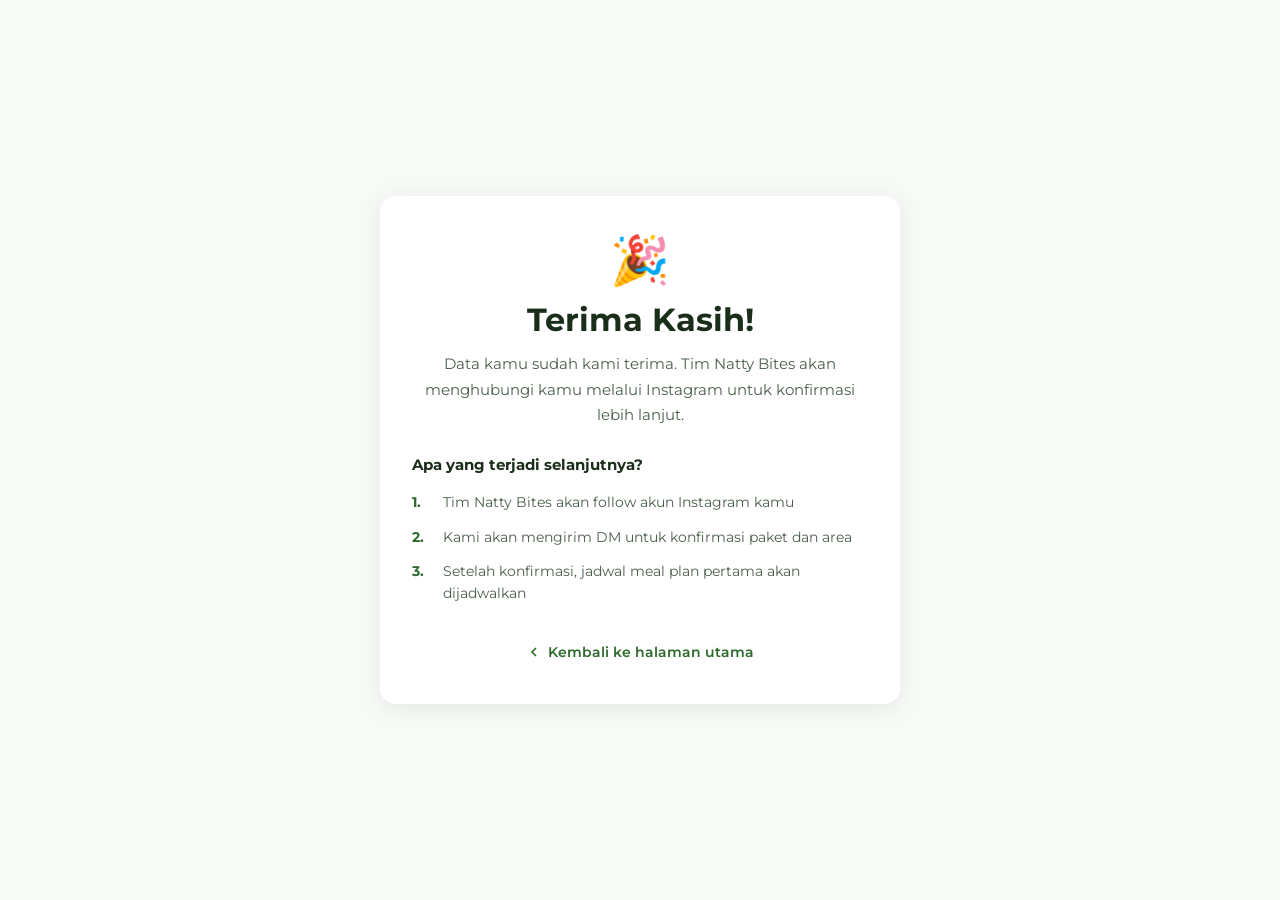
<file: thank-you.html>
<!DOCTYPE html>
<html lang="id">
<head>
  <meta charset="UTF-8" />
  <meta name="viewport" content="width=device-width, initial-scale=1.0" />
  <title>Terima Kasih — Natty Bites</title>
  <link rel="icon" type="image/png" href="favicon.png" />
  <link rel="apple-touch-icon" href="favicon.png" />
  <link rel="preconnect" href="https://fonts.googleapis.com" />
  <link rel="preconnect" href="https://fonts.gstatic.com" crossorigin />
  <link href="https://fonts.googleapis.com/css2?family=Montserrat:ital,wght@0,400;0,500;0,600;0,700;1,400&display=swap" rel="stylesheet" />

  <!-- Meta Pixel is loaded and fired by GTM on this page -->

  <!-- Google Tag Manager -->
  <script>(function(w,d,s,l,i){w[l]=w[l]||[];w[l].push({'gtm.start':
  new Date().getTime(),event:'gtm.js'});var f=d.getElementsByTagName(s)[0],
  j=d.createElement(s),dl=l!='dataLayer'?'&l='+l:'';j.async=true;j.src=
  'https://www.googletagmanager.com/gtm.js?id='+i+dl;f.parentNode.insertBefore(j,f);
  })(window,document,'script','dataLayer','GTM-PZP5XRFN');</script>
  <!-- End Google Tag Manager -->

  <style>
    *, *::before, *::after { box-sizing: border-box; margin: 0; padding: 0; }

    body {
      font-family: 'Montserrat', sans-serif;
      background: #f8faf8;
      color: #1a2e1a;
      min-height: 100vh;
      display: flex;
      flex-direction: column;
      align-items: center;
      justify-content: center;
      padding: 2rem 1rem;
    }

    .card {
      background: #fff;
      border-radius: 16px;
      box-shadow: 0 4px 24px rgba(0,0,0,0.08);
      max-width: 520px;
      width: 100%;
      padding: 2.5rem 2rem;
      text-align: center;
    }

    .card__icon {
      font-size: 3rem;
      margin-bottom: 1rem;
      line-height: 1;
    }

    .card__title {
      font-size: 2rem;
      font-weight: 700;
      color: #1a2e1a;
      margin-bottom: 0.75rem;
    }

    .card__desc {
      font-size: 0.95rem;
      color: #4a5e4a;
      line-height: 1.65;
      margin-bottom: 1.75rem;
    }

    .next-steps {
      text-align: left;
      margin-bottom: 2rem;
    }

    .next-steps__title {
      font-size: 0.95rem;
      font-weight: 700;
      color: #1a2e1a;
      margin-bottom: 0.75rem;
    }

    .next-steps__list {
      list-style: none;
      counter-reset: steps;
      padding: 0;
    }

    .next-steps__list li {
      counter-increment: steps;
      display: flex;
      align-items: flex-start;
      gap: 0.75rem;
      font-size: 0.9rem;
      color: #4a5e4a;
      padding: 0.4rem 0;
      line-height: 1.5;
    }

    .next-steps__list li::before {
      content: counter(steps) ".";
      font-weight: 700;
      color: #2d6a2d;
      min-width: 1.2rem;
      flex-shrink: 0;
    }

    .back-link {
      display: inline-flex;
      align-items: center;
      gap: 0.4rem;
      font-size: 0.9rem;
      font-weight: 600;
      color: #2d6a2d;
      text-decoration: none;
      transition: opacity 0.2s;
    }

    .back-link:hover {
      opacity: 0.75;
    }

    .back-link svg {
      flex-shrink: 0;
    }

    @media (max-width: 480px) {
      .card {
        padding: 2rem 1.25rem;
      }
      .card__title {
        font-size: 1.65rem;
      }
    }
  </style>
</head>
<body>

  <!-- Google Tag Manager (noscript) -->
  <noscript><iframe src="https://www.googletagmanager.com/ns.html?id=GTM-PZP5XRFN"
  height="0" width="0" style="display:none;visibility:hidden"></iframe></noscript>
  <!-- End Google Tag Manager (noscript) -->

  <main>
    <div class="card">
      <div class="card__icon" aria-hidden="true">🎉</div>

      <h1 class="card__title">Terima Kasih!</h1>

      <p class="card__desc">
        Data kamu sudah kami terima. Tim Natty Bites akan menghubungi kamu melalui Instagram untuk konfirmasi lebih lanjut.
      </p>

      <div class="next-steps">
        <p class="next-steps__title">Apa yang terjadi selanjutnya?</p>
        <ol class="next-steps__list">
          <li>Tim Natty Bites akan follow akun Instagram kamu</li>
          <li>Kami akan mengirim DM untuk konfirmasi paket dan area</li>
          <li>Setelah konfirmasi, jadwal meal plan pertama akan dijadwalkan</li>
        </ol>
      </div>

      <a href="index.html" class="back-link">
        <svg width="16" height="16" viewBox="0 0 24 24" fill="none" stroke="currentColor" stroke-width="2.5" aria-hidden="true">
          <polyline points="15 18 9 12 15 6"/>
        </svg>
        Kembali ke halaman utama
      </a>
    </div>
  </main>

</body>
</html>
</file>
<file: styles.css>
/* =============================================
   NATTY BITES — Landing Page Styles
   Color Palette:
   --olive-dark : #3C442E
   --olive      : #6B7A4E
   --beige      : #DCCFB4
   --offwhite   : #F6F4EC
   --charcoal   : #222222
   ============================================= */

/* ---- CSS Reset & Variables ---- */
*, *::before, *::after { box-sizing: border-box; margin: 0; padding: 0; }

:root {
  --olive-dark: #3C442E;
  --olive: #6B7A4E;
  --beige: #DCCFB4;
  --offwhite: #F6F4EC;
  --charcoal: #222222;
  --white: #ffffff;
  --text: #222222;
  --text-muted: #5a5a4a;
  --border: #d4cdb8;
  --shadow-sm: 0 2px 8px rgba(60,68,46,0.08);
  --shadow-md: 0 8px 32px rgba(60,68,46,0.13);
  --shadow-lg: 0 20px 60px rgba(60,68,46,0.18);
  --radius: 12px;
  --radius-lg: 20px;
  --transition: 0.25s ease;
  --font-body: 'Montserrat', sans-serif;
  --font-display: 'Bebas Neue', sans-serif;
  --font-logo-natty: 'Anton', sans-serif;
  --font-logo-bites: 'Montserrat', sans-serif;
}

html { scroll-behavior: smooth; font-size: 16px; scroll-padding-top: 80px; }
body {
  font-family: var(--font-body); background: var(--offwhite); color: var(--text);
  line-height: 1.6; overflow-x: hidden;
  -webkit-text-size-adjust: 100%;
}
/* Remove tap highlight on Android Chrome */
a, button { -webkit-tap-highlight-color: transparent; }
img { max-width: 100%; display: block; }
a { text-decoration: none; color: inherit; }
ul { list-style: none; }

.container { max-width: 1140px; margin: 0 auto; padding: 0 24px; }

/* ---- Buttons ---- */
.btn {
  display: inline-flex; align-items: center; justify-content: center;
  gap: 6px; padding: 12px 24px; border-radius: 8px;
  font-family: var(--font-body); font-size: 0.95rem; font-weight: 600;
  cursor: pointer; border: 2px solid transparent;
  transition: background var(--transition), color var(--transition), border-color var(--transition), transform var(--transition), box-shadow var(--transition);
  white-space: nowrap;
}
.btn:focus-visible { outline: 3px solid var(--olive); outline-offset: 3px; }
.btn--primary { background: var(--olive-dark); color: var(--white); border-color: var(--olive-dark); }
.btn--primary:hover { background: var(--olive); border-color: var(--olive); transform: translateY(-2px); box-shadow: var(--shadow-md); }
.btn--outline { background: transparent; color: var(--olive-dark); border-color: var(--olive-dark); }
.btn--outline:hover { background: var(--olive-dark); color: var(--white); transform: translateY(-2px); }
.btn--ghost { background: transparent; color: var(--olive-dark); border-color: rgba(60,68,46,0.3); }
.btn--ghost:hover { background: rgba(60,68,46,0.08); border-color: var(--olive-dark); }
.btn--lg { padding: 15px 32px; font-size: 1rem; }
.btn--full { width: 100%; }

/* ---- Section Headings ---- */
.section-header { text-align: center; margin-bottom: 56px; }
.section-label {
  display: inline-block; font-size: 0.78rem; font-weight: 700; letter-spacing: 0.12em;
  text-transform: uppercase; color: var(--olive); margin-bottom: 12px;
  padding: 4px 14px; background: rgba(107,122,78,0.12); border-radius: 20px;
}
.section-label--light { color: var(--beige); background: rgba(220,207,180,0.15); }
.section-header h2 { font-family: var(--font-display); font-size: clamp(2rem, 4vw, 3rem); color: var(--charcoal); line-height: 1.1; margin-bottom: 14px; letter-spacing: 0.02em; text-transform: uppercase; }
.section-header p { font-size: 1.05rem; color: var(--text-muted); max-width: 560px; margin: 0 auto; }

/* ---- NAVBAR ---- */
.navbar {
  position: fixed; top: 0; left: 0; right: 0; z-index: 1000;
  background: rgba(246,244,236,0.92); backdrop-filter: blur(12px);
  border-bottom: 1px solid var(--border);
  transition: box-shadow var(--transition);
}
.navbar.scrolled { box-shadow: var(--shadow-md); }
.navbar__inner { display: flex; align-items: center; justify-content: space-between; height: 68px; gap: 24px; }
.navbar__logo { display: flex; flex-direction: column; line-height: 1; text-decoration: none; }
.navbar__logo-img { height: 44px; width: auto; display: block; object-fit: contain; }
.logo-natty { font-family: var(--font-logo-natty); font-size: 1.4rem; font-weight: 400; color: var(--olive-dark); letter-spacing: 0.06em; }
.logo-bites { font-family: var(--font-logo-bites); font-size: 0.85rem; font-weight: 700; color: var(--olive); letter-spacing: 0.22em; margin-top: -2px; text-transform: uppercase; }
.logo-sub { font-size: 0.6rem; color: var(--text-muted); letter-spacing: 0.08em; text-transform: uppercase; margin-top: 2px; }
.navbar__links { display: flex; gap: 32px; align-items: center; }
.navbar__links a { font-size: 0.9rem; font-weight: 500; color: var(--text-muted); transition: color var(--transition); }
.navbar__links a:hover { color: var(--olive-dark); }
.navbar__cta { padding: 10px 20px; font-size: 0.88rem; }
.navbar__hamburger { display: none; flex-direction: column; gap: 5px; background: none; border: none; cursor: pointer; padding: 4px; }
.navbar__hamburger span { display: block; width: 24px; height: 2px; background: var(--olive-dark); border-radius: 2px; transition: var(--transition); }
.navbar__mobile { display: none; flex-direction: column; gap: 8px; padding: 16px 24px 20px; background: var(--offwhite); border-top: 1px solid var(--border); }
.navbar__mobile.open { display: flex; }
.mobile-link { font-size: 1rem; font-weight: 500; color: var(--text); padding: 10px 0; border-bottom: 1px solid var(--border); }
.mobile-cta { margin-top: 8px; text-align: center; }

/* ---- HERO ---- */
.hero {
  padding: 140px 0 100px;
  position: relative; overflow: hidden;
  background-image: url('WhatsApp Image 2026-07-16 at 23.40.24.jpeg');
  background-size: cover;
  background-position: center;
  background-repeat: no-repeat;
}
.hero__bg-overlay {
  position: absolute; inset: 0; z-index: 0;
  background: linear-gradient(
    105deg,
    rgba(34, 40, 22, 0.82) 0%,
    rgba(34, 40, 22, 0.65) 50%,
    rgba(34, 40, 22, 0.5) 100%
  );
}
.hero > .container { position: relative; z-index: 1; }
.hero__inner { display: grid; grid-template-columns: 1fr 1fr; gap: 64px; align-items: center; }
.hero__content { max-width: 580px; }
.hero__badge {
  display: inline-block; font-size: 0.78rem; font-weight: 600; letter-spacing: 0.1em;
  text-transform: uppercase; color: var(--beige); background: rgba(220,207,180,0.18);
  padding: 6px 14px; border-radius: 20px; margin-bottom: 20px;
  border: 1px solid rgba(220,207,180,0.3);
}
.hero__headline {
  font-family: var(--font-display); font-size: clamp(3rem, 6vw, 5rem);
  line-height: 1.05; color: var(--white); margin-bottom: 12px;
  letter-spacing: 0.02em; text-transform: uppercase;
}
.hero__headline em { color: #a8c27a; font-style: normal; }
.hero__tagline { font-size: 1.05rem; font-weight: 500; color: rgba(220,207,180,0.9); margin-bottom: 20px; font-style: italic; }
.hero__desc { font-size: 1rem; color: rgba(255,255,255,0.75); line-height: 1.75; margin-bottom: 36px; }
.hero__actions { display: flex; gap: 14px; flex-wrap: wrap; margin-bottom: 40px; }
.hero__trust { display: flex; gap: 24px; flex-wrap: wrap; }
.hero__trust li {
  display: flex; align-items: center; gap: 8px;
  font-size: 0.85rem; font-weight: 500; color: rgba(255,255,255,0.7);
}
.hero__trust svg { color: #a8c27a; flex-shrink: 0; }

/* Ghost light button for dark backgrounds */
.btn--ghost-light {
  background: transparent; color: var(--white);
  border: 2px solid rgba(255,255,255,0.45);
}
.btn--ghost-light:hover {
  background: rgba(255,255,255,0.12);
  border-color: rgba(255,255,255,0.8);
}

/* Hero Form Column */
.hero__form-wrap {
  display: flex; justify-content: center; align-items: center;
}
.hero__form {
  background: var(--white); border-radius: var(--radius-lg);
  padding: 36px 32px; width: 100%; max-width: 440px;
  box-shadow: 0 24px 60px rgba(0,0,0,0.35);
  display: flex; flex-direction: column; gap: 20px;
}
.hero__form-title {
  font-family: var(--font-display); font-size: 1.5rem; font-weight: 400;
  color: var(--olive-dark); text-transform: uppercase; letter-spacing: 0.04em;
  margin-bottom: 4px; text-align: center;
}

/* Hero Visual (kept for any legacy references) */
.hero__visual { display: flex; justify-content: center; align-items: center; }
.hero__img-frame {
  position: relative; width: 100%; max-width: 520px; height: 540px;
  border-radius: var(--radius-lg); overflow: visible;
}
.hero__img-photo {
  width: 100%; height: 100%; border-radius: var(--radius-lg);
  object-fit: cover; object-position: center;
  box-shadow: var(--shadow-lg);
  display: block;
  position: relative; z-index: 0;
}
.hero__badge-float {
  position: absolute; z-index: 2;
  background: var(--white); border-radius: 12px;
  padding: 10px 16px; box-shadow: var(--shadow-md);
  display: flex; align-items: center; gap: 8px;
  font-size: 0.82rem; font-weight: 600; color: var(--charcoal);
  white-space: nowrap; animation: floatBadge 3s ease-in-out infinite;
  font-family: var(--font-body);
}
.hero__badge-float--tl { top: 20px; left: -16px; animation-delay: 0s; }
.hero__badge-float--br { bottom: 80px; right: -16px; animation-delay: 1.5s; }
.badge-icon { font-size: 1.1rem; }

/* Macro chip at bottom of photo */
.hero__macro-chip {
  position: absolute; bottom: 20px; left: 50%; transform: translateX(-50%);
  background: rgba(34,34,34,0.85); backdrop-filter: blur(8px);
  border-radius: 40px; padding: 10px 22px;
  display: flex; align-items: center; gap: 10px;
  font-family: var(--font-body); font-size: 0.82rem; color: var(--white);
  white-space: nowrap; box-shadow: var(--shadow-md);
  z-index: 2;
}
.hero__macro-item { display: flex; gap: 4px; align-items: center; }
.hero__macro-item strong { color: var(--beige); }
.hero__macro-sep { color: rgba(255,255,255,0.3); }

@keyframes floatBadge {
  0%, 100% { transform: translateY(0); }
  50% { transform: translateY(-6px); }
}

/* ---- TARGET AUDIENCE ---- */
.audience { padding: 80px 0; background: #fff; }

/* Mosaic layout wrapper */
.audience__mosaic {
  display: grid;
  grid-template-columns: 3fr 2fr;
  gap: 2rem;
  margin-top: 2.5rem;
  align-items: start;
}

/* Group (Athletes left / Professionals right) */
.audience__group-label {
  font-size: 1.1rem;
  font-weight: 700;
  color: var(--green-dark);
  margin-bottom: 0.85rem;
  letter-spacing: 0.01em;
}

/* Photo grid inside Athletes group: large + 3 small */
.audience__photo-grid {
  display: grid;
  grid-template-columns: 1fr 1fr;
  grid-template-rows: 200px 160px;
  gap: 8px;
  border-radius: 14px;
  overflow: hidden;
}

/* Single-photo grid for Professionals */
.audience__photo-grid--single {
  grid-template-columns: 1fr;
  grid-template-rows: 370px;
}

/* Each photo tile */
.audience__photo {
  position: relative;
  overflow: hidden;
}

.audience__photo img {
  width: 100%;
  height: 100%;
  object-fit: cover;
  display: block;
  transition: transform 0.4s ease;
}

.audience__photo:hover img {
  transform: scale(1.05);
}

/* Large photo spans 2 rows on the left */
.audience__photo--large {
  grid-row: span 2;
}

/* Full-height photo for professionals */
.audience__photo--full {
  height: 100%;
}

/* Dark gradient overlay + label */
.audience__photo-overlay {
  position: absolute;
  inset: 0;
  background: linear-gradient(to top, rgba(0,0,0,0.55) 0%, transparent 55%);
  display: flex;
  align-items: flex-end;
  padding: 0.75rem;
}

.audience__photo-overlay span {
  color: #fff;
  font-size: 0.8rem;
  font-weight: 600;
  letter-spacing: 0.02em;
  text-shadow: 0 1px 3px rgba(0,0,0,0.4);
}

/* Bullet points below photos */
.audience__points {
  list-style: none;
  padding: 0;
  margin: 0.85rem 0 0;
  display: flex;
  flex-direction: column;
  gap: 0.4rem;
}

.audience__points li {
  font-size: 0.875rem;
  font-weight: 500;
  color: #4a5e4a;
  padding-left: 1.2rem;
  position: relative;
  line-height: 1.5;
}

.audience__points li::before {
  content: "✓";
  position: absolute;
  left: 0;
  color: var(--green-mid);
  font-weight: 700;
}

/* Mobile: stack vertically */
@media (max-width: 768px) {
  .audience__mosaic {
    grid-template-columns: 1fr;
  }

  .audience__photo-grid {
    grid-template-rows: 180px 140px;
  }

  .audience__photo-grid--single {
    grid-template-rows: 240px;
  }
}

/* ---- VALUE PROPOSITION ---- */
.value { padding: 100px 0; background: var(--offwhite); }
.value__grid {
  display: grid;
  grid-template-columns: repeat(3, 1fr);
  gap: 24px;
}

.value__card {
  background: var(--white);
  border: 1.5px solid var(--border);
  border-radius: var(--radius-lg);
  padding: 32px 28px;
  text-align: left;
  cursor: pointer;
  display: flex;
  flex-direction: column;
  gap: 12px;
  transition: transform var(--transition), box-shadow var(--transition), border-color var(--transition);
  font-family: var(--font-body);
  position: relative;
  overflow: hidden;
}
.value__card::before {
  content: ''; position: absolute; top: 0; left: 0; right: 0; height: 3px;
  background: linear-gradient(90deg, var(--olive-dark), var(--olive));
  opacity: 0; transition: opacity var(--transition);
}
.value__card:hover { transform: translateY(-5px); box-shadow: var(--shadow-md); border-color: var(--olive); }
.value__card:hover::before { opacity: 1; }
.value__card:focus-visible { outline: 3px solid var(--olive); outline-offset: 3px; }

.value__card--featured {
  background: linear-gradient(145deg, var(--olive-dark) 0%, var(--olive) 100%);
  border-color: transparent;
  color: var(--white);
}
.value__card--featured::before { background: rgba(255,255,255,0.25); opacity: 1; }
.value__card--featured:hover { border-color: transparent; }

.value__card-icon {
  width: 52px; height: 52px; border-radius: 14px;
  background: rgba(107,122,78,0.1);
  display: flex; align-items: center; justify-content: center;
  color: var(--olive-dark);
  overflow: hidden;
  padding: 8px;
}
.value__card-icon img {
  width: 100%; height: 100%;
  object-fit: contain;
  display: block;
}
.value__card--featured .value__card-icon { background: rgba(255,255,255,0.15); color: var(--white); }

.value__card h3 {
  font-size: 0.95rem; font-weight: 700; color: var(--charcoal);
  line-height: 1.3; margin: 0; font-family: var(--font-body);
  text-transform: uppercase; letter-spacing: 0.04em;
}
.value__card--featured h3 { color: var(--white); }

.value__card p {
  font-size: 0.82rem; color: var(--text-muted); margin: 0;
}
.value__card--featured p { color: rgba(255,255,255,0.75); }

.value__card-cta {
  margin-top: auto;
  font-size: 0.82rem; font-weight: 700;
  color: var(--olive-dark);
}
.value__card--featured .value__card-cta { color: rgba(255,255,255,0.9); }

/* Value card popup styles */
.popup--value { text-align: left; max-width: 520px; position: relative; }
.popup--value .popup__title { font-size: 1.4rem; margin-bottom: 8px; text-align: center; }
.popup__value-subtitle {
  font-size: 0.95rem; font-weight: 700; color: var(--olive-dark);
  margin-bottom: 10px; text-align: center;
}
.popup__value-desc {
  font-size: 0.88rem; color: var(--text-muted); line-height: 1.7;
  margin-bottom: 18px; padding-bottom: 16px;
  border-bottom: 1px solid var(--border);
}

.popup__x-close {
  position: absolute; top: 16px; right: 16px;
  background: none; border: none; cursor: pointer;
  font-size: 1.5rem; line-height: 1; color: var(--text-muted);
  padding: 4px 8px; border-radius: 6px;
  transition: color var(--transition), background var(--transition);
}
.popup__x-close:hover { color: var(--charcoal); background: var(--offwhite); }

.popup__value-icon {
  width: 56px; height: 56px; border-radius: 14px;
  background: rgba(107,122,78,0.1);
  display: flex; align-items: center; justify-content: center;
  color: var(--olive-dark); margin: 0 auto 16px;
  overflow: hidden; padding: 8px;
}
.popup__value-icon img {
  width: 100%; height: 100%;
  object-fit: contain; display: block;
}
.popup__value-icon--warning { background: rgba(192,57,43,0.1); color: #c0392b; }
.popup__value-icon--featured { background: rgba(60,68,46,0.12); color: var(--olive-dark); }
.popup__value-icon--success { background: rgba(107,122,78,0.12); color: var(--olive); }

.popup__value-list {
  list-style: none; display: flex; flex-direction: column; gap: 10px;
  margin-bottom: 28px;
}
.popup__value-list li {
  font-size: 0.9rem; line-height: 1.6;
  color: var(--text-muted);
}
.popup__value-list li::before {
  content: '✓';
  color: var(--olive); font-weight: 700; font-size: 0.85rem;
}
.popup__value-list li strong {
  font-weight: 700; color: var(--charcoal);
}
.popup__value-list li span {
  color: var(--text-muted);
}
.popup--value .popup__close { display: block; margin: 0; min-width: 140px; }

/* ---- WHY NATTY BITES ---- */
.why { padding: 100px 0; background: var(--white); }
.why__grid { display: grid; grid-template-columns: repeat(3, 1fr); gap: 28px; }
.why__card {
  padding: 36px 28px; border-radius: var(--radius-lg);
  background: var(--offwhite); border: 1px solid var(--border);
  transition: transform var(--transition), box-shadow var(--transition);
  position: relative; overflow: hidden;
}
.why__card::before {
  content: ''; position: absolute; top: 0; left: 0; right: 0; height: 3px;
  background: linear-gradient(90deg, var(--olive-dark), var(--olive));
  opacity: 0; transition: opacity var(--transition);
}
.why__card:hover { transform: translateY(-6px); box-shadow: var(--shadow-md); }
.why__card:hover::before { opacity: 1; }
.why__card--featured {
  background: linear-gradient(145deg, var(--olive-dark) 0%, var(--olive) 100%);
  color: var(--white); border-color: transparent;
}
.why__card--featured::before { background: rgba(255,255,255,0.2); opacity: 1; }
.why__featured-tag {
  display: inline-block; margin-top: 16px; font-size: 0.75rem; font-weight: 700;
  background: rgba(255,255,255,0.2); padding: 4px 12px; border-radius: 20px; color: var(--white);
}
.why__icon {
  width: 60px; height: 60px; border-radius: 14px;
  background: rgba(107,122,78,0.1); display: flex; align-items: center; justify-content: center;
  margin-bottom: 20px; color: var(--olive-dark);
}
.why__card--featured .why__icon { background: rgba(255,255,255,0.15); color: var(--white); }
.why__card h3 { font-size: 1rem; font-weight: 700; color: var(--charcoal); margin-bottom: 10px; font-family: var(--font-body); }
.why__card p { font-size: 0.9rem; color: var(--text-muted); line-height: 1.7; }
/* Featured card text overrides — must come AFTER the base .why__card h3/p rules */
.why__card--featured h3 { color: var(--white); }
.why__card--featured p { color: var(--white); font-weight: 500; }

/* ---- OUR PRODUCTS ---- */
.products__grid {
  display: grid;
  grid-template-columns: repeat(3, 1fr);
  gap: 28px;
  align-items: stretch;
}

.product-card {
  border-radius: var(--radius-lg);
  background: var(--white);
  border: 2px solid var(--border);
  overflow: hidden;
  transition: transform var(--transition), box-shadow var(--transition), border-color var(--transition);
  display: flex;
  flex-direction: column;
  height: 480px;
}
.product-card:hover {
  transform: translateY(-6px);
  box-shadow: var(--shadow-md);
  border-color: var(--olive);
}

/* Hero card — dark */
.product-card--hero {
  border-color: var(--olive-dark);
  box-shadow: var(--shadow-md);
}
.product-card--hero:hover {
  transform: translateY(-6px);
  box-shadow: var(--shadow-lg);
}

/* Image area */
.product-card__img-wrap {
  position: relative;
  width: 100%;
  height: 260px;
  flex-shrink: 0;
  overflow: hidden;
  background: var(--offwhite);
}
.product-card__img {
  width: 100%;
  height: 100%;
  object-fit: cover;
  object-position: center;
  display: block;
  transition: transform 0.4s ease;
}
.product-card:hover .product-card__img { transform: scale(1.04); }

.product-card__badge {
  position: absolute; top: 14px; left: 14px;
  font-size: 0.72rem; font-weight: 700; letter-spacing: 0.08em;
  text-transform: uppercase;
  background: var(--olive-dark); color: var(--white);
  padding: 5px 12px; border-radius: 20px;
}

/* Body */
.product-card__body {
  padding: 20px 24px 24px;
  display: flex; flex-direction: column; gap: 12px;
  flex: 1;
  overflow: hidden;
}

.product-card__top {
  display: flex; justify-content: space-between; align-items: flex-start; gap: 12px;
}

.product-card__name {
  font-family: var(--font-display); font-size: 1.7rem; font-weight: 400;
  color: var(--charcoal); text-transform: uppercase; letter-spacing: 0.03em;
  line-height: 1.05;
}
.product-card__sub {
  font-size: 0.75rem; font-weight: 700; text-transform: uppercase;
  letter-spacing: 0.1em; color: var(--olive); margin-top: 4px;
}

.product-card__macros {
  display: flex; flex-direction: column; gap: 3px; align-items: flex-end; flex-shrink: 0;
  background: rgba(107,122,78,0.08); border-radius: 10px; padding: 8px 12px;
}
.product-card__macros span {
  font-size: 0.75rem; font-weight: 600; color: var(--text-muted); white-space: nowrap;
}
.product-card__macros span strong { color: var(--olive-dark); }

.product-card__desc {
  font-size: 0.9rem; color: var(--text-muted); line-height: 1.7; flex: 1;
}

.product-card__price {
  display: flex; align-items: baseline; gap: 6px;
  padding-top: 12px; border-top: 1px solid var(--border);
}
.product-card__price-main {
  font-family: var(--font-display); font-size: 1.8rem; color: var(--charcoal);
  letter-spacing: 0.01em;
}
.product-card__price-unit { font-size: 0.85rem; font-weight: 600; color: var(--text-muted); }

/* ---- HOW TO ORDER ---- */
.howto { padding: 100px 0; background: var(--offwhite); }
.howto__grid {
  display: grid;
  grid-template-columns: repeat(3, 1fr);
  grid-template-rows: auto auto;
  gap: 24px;
}

/* Steps 4 & 5 span to form the bottom row of 2 */
.howto__grid > article:nth-child(4) { grid-column: span 1; }
.howto__grid > article:nth-child(5) { grid-column: span 2; }

.howto__card {
  padding: 32px 28px;
  border-radius: var(--radius-lg);
  background: var(--white);
  border: 1.5px solid var(--border);
  display: flex;
  flex-direction: column;
  gap: 14px;
  transition: transform var(--transition), box-shadow var(--transition);
}
.howto__card:hover { transform: translateY(-4px); box-shadow: var(--shadow-md); }

/* Step badge */
.howto__step-badge {
  display: inline-block; width: fit-content;
  font-size: 0.72rem; font-weight: 700; letter-spacing: 0.06em;
  padding: 4px 12px; border-radius: 20px;
  background: rgba(107,122,78,0.15); color: var(--olive-dark);
}
.howto__step-badge--featured {
  background: rgba(107,122,78,0.15); color: var(--olive-dark);
}
.howto__step-badge--hero {
  background: var(--olive-dark); color: var(--white);
}

/* Titles */
.howto__title {
  font-family: var(--font-display);
  font-size: 1.6rem; font-weight: 400;
  color: var(--charcoal); line-height: 1.1;
  letter-spacing: 0.02em; text-transform: uppercase;
}
.howto__title--hero { color: var(--olive-dark); }

/* Description */
.howto__desc { font-size: 0.9rem; color: var(--text-muted); line-height: 1.7; }
.howto__desc--hero { color: var(--text-muted); }

/* Divider */
.howto__divider { border: none; border-top: 1px solid var(--border); margin: 4px 0; }
.howto__divider--hero { border-color: rgba(60,68,46,0.2); }

/* Checklist */
.howto__checklist { display: flex; flex-direction: column; gap: 10px; }
.howto__checklist li {
  display: flex; align-items: center; gap: 10px;
  font-size: 0.88rem; font-weight: 600; color: var(--charcoal);
}
.howto__checklist li svg { color: var(--olive); flex-shrink: 0; }
.howto__checklist--hero li { color: var(--olive-dark); font-size: 0.92rem; }
.howto__checklist--hero li svg { color: var(--olive-dark); }

/* Goal table (Step 2) */
.howto__goal-table { display: flex; flex-direction: column; gap: 8px; }
.howto__goal-table li {
  display: flex; justify-content: space-between; align-items: center;
  font-size: 0.88rem; padding: 2px 0;
}
.howto__goal-table li span:first-child { color: var(--text-muted); font-weight: 500; }
.howto__goal-table li span:last-child { color: var(--charcoal); font-weight: 700; }

/* Featured card (Step 3) — olive border highlight */
.howto__card--featured {
  border-color: var(--olive);
  box-shadow: 0 0 0 1px var(--olive);
}

/* Hero card (Step 5) — light green tint */
.howto__card--hero {
  background: #eef4e8;
  border-color: var(--olive);
}
.howto__card--hero:hover { box-shadow: var(--shadow-md); }

/* CTA below grid */
.howto__cta { text-align: center; margin-top: 48px; }

/* ---- MENU LIST ---- */
.menulist { padding: 100px 0; background: var(--white); }

.menulist__grid {
  display: grid;
  grid-template-columns: repeat(3, 1fr);
  gap: 20px;
  align-items: start;
  margin-bottom: 48px;
}

/* Base card */
.menu-card {
  border-radius: var(--radius-lg);
  border: 1.5px solid var(--border);
  overflow: hidden;
  background: var(--white);
}

/* Header */
.menu-card__header {
  padding: 20px 20px 16px;
  border-bottom: 1px solid var(--border);
}
.menu-card__emoji { font-size: 1.4rem; display: block; margin-bottom: 6px; }
.menu-card__title {
  font-family: var(--font-display); font-size: 1.4rem;
  letter-spacing: 0.03em; text-transform: uppercase;
  line-height: 1.1; margin-bottom: 6px;
}
.menu-card__subtitle {
  font-size: 0.78rem; font-weight: 500; color: var(--text-muted); line-height: 1.5;
}

/* Per-card accent colors */
.menu-card--lean { border-color: rgba(107,122,78,0.35); }
.menu-card--lean .menu-card__header { background: rgba(107,122,78,0.06); }
.menu-card--lean .menu-card__title { color: var(--olive); }
.menu-card--lean .menu-card__protein { color: var(--olive-dark); }

.menu-card--bulk { border-color: rgba(60,68,46,0.4); }
.menu-card--bulk .menu-card__header { background: rgba(60,68,46,0.07); }
.menu-card--bulk .menu-card__title { color: var(--olive-dark); }
.menu-card--bulk .menu-card__protein { color: var(--olive-dark); }

.menu-card--steady { border-color: rgba(220,207,180,0.7); }
.menu-card--steady .menu-card__header { background: rgba(220,207,180,0.18); }
.menu-card--steady .menu-card__title { color: #6b5a2e; }
.menu-card--steady .menu-card__protein { color: #6b5a2e; }

/* Menu items list */
.menu-card__list {
  list-style: none; padding: 0; margin: 0;
  display: flex; flex-direction: column;
}
.menu-card__item {
  padding: 14px 20px;
  border-bottom: 1px solid var(--border);
  display: flex; flex-direction: column; gap: 6px;
}
.menu-card__item:last-child { border-bottom: none; }

.menu-card__item-main {
  display: flex; gap: 8px; align-items: flex-start;
}
.menu-card__item-num {
  font-size: 0.75rem; font-weight: 700;
  color: var(--text-muted); flex-shrink: 0;
  margin-top: 2px;
}
.menu-card__item-name {
  font-size: 0.88rem; font-weight: 700;
  color: var(--charcoal); line-height: 1.3;
}
.menu-card__item-desc {
  font-size: 0.76rem; color: var(--text-muted);
  line-height: 1.55; margin-top: 3px;
}
.menu-card__item-macro {
  display: flex; justify-content: space-between; align-items: center;
  margin-top: 2px; padding-left: 18px;
}
.menu-card__item-macro span:first-child {
  font-size: 0.75rem; color: var(--text-muted); font-weight: 500;
}
.menu-card__protein {
  font-size: 0.75rem; font-weight: 700;
}

/* Photo strip */
.menulist__photo-wrap {
  position: relative;
  width: 100%; height: 320px;
  border-radius: var(--radius-lg);
  overflow: hidden;
}
.menulist__photo {
  width: 100%; height: 100%;
  object-fit: cover;
  object-position: center center;
  display: block;
  transform: scale(1.0);
}
.menulist__photo-caption {
  position: absolute; bottom: 16px; left: 16px;
  background: rgba(255,255,255,0.92);
  backdrop-filter: blur(6px);
  padding: 10px 16px; border-radius: 10px;
  font-size: 0.82rem; font-weight: 600; color: var(--charcoal);
  box-shadow: var(--shadow-sm);
  max-width: 420px;
}

/* ---- PACKAGES ---- */
.packages { padding: 100px 0; background: var(--offwhite); }
.packages__grid { display: grid; grid-template-columns: repeat(3, 1fr); gap: 24px; align-items: start; }

/* Base card */
.package-card {
  border-radius: var(--radius-lg);
  background: var(--white);
  border: 1.5px solid var(--border);
  overflow: hidden;
  display: flex; flex-direction: column;
  transition: transform var(--transition), box-shadow var(--transition);
  box-shadow: var(--shadow-sm);
}
.package-card:hover { transform: translateY(-8px); box-shadow: var(--shadow-lg); }

/* Lean — #6B7A4E Sage Olive background */
.pkg--lean {
  background: #6B7A4E;
  border-color: #6B7A4E;
}
.pkg--lean .pkg__name,
.pkg--lean .pkg__protein-label,
.pkg--lean .pkg__price-main { color: var(--white); }
.pkg--lean .pkg__tagline,
.pkg--lean .pkg__price-week,
.pkg--lean .pkg__price-unit,
.pkg--lean .pkg__suitable,
.pkg--lean .pkg__features li { color: rgba(255,255,255,0.82); }
.pkg--lean .pkg__tag--lean { background: rgba(255,255,255,0.2); color: var(--white); }
.pkg--lean .pkg__save { background: rgba(255,255,255,0.2); color: var(--white); }
.pkg--lean .pkg__bar-track { background: rgba(255,255,255,0.25); }
.pkg--lean .pkg__bar-fill--lean { background: var(--white); }
.pkg--lean .pkg__features li::before { color: rgba(255,255,255,0.9); }
.pkg--lean .pkg__suitable { border-top-color: rgba(255,255,255,0.2); }
.pkg--lean:hover { border-color: #5a6840; box-shadow: 0 16px 48px rgba(107,122,78,0.4); }

/* Bulk — #3C442E Deep Olive background */
.pkg--bulk {
  background: #3C442E;
  border-color: #3C442E;
  box-shadow: 0 8px 32px rgba(60,68,46,0.28);
  transform: translateY(-4px) scale(1.02);
}
.pkg--bulk .pkg__name,
.pkg--bulk .pkg__protein-label,
.pkg--bulk .pkg__price-main { color: var(--white); }
.pkg--bulk .pkg__tagline,
.pkg--bulk .pkg__price-week,
.pkg--bulk .pkg__price-unit,
.pkg--bulk .pkg__suitable,
.pkg--bulk .pkg__features li { color: rgba(255,255,255,0.82); }
.pkg--bulk .pkg__tag--bulk { background: rgba(220,207,180,0.25); color: var(--beige); }
.pkg--bulk .pkg__save { background: rgba(220,207,180,0.2); color: var(--beige); }
.pkg--bulk .pkg__bar-track { background: rgba(255,255,255,0.2); }
.pkg--bulk .pkg__bar-fill--bulk { background: var(--beige); }
.pkg--bulk .pkg__features li::before { color: var(--beige); }
.pkg--bulk .pkg__suitable { border-top-color: rgba(255,255,255,0.15); }
.pkg--bulk:hover { transform: translateY(-12px) scale(1.02); box-shadow: 0 24px 60px rgba(60,68,46,0.4); }

/* Steady — #DCCFB4 Warm Beige background */
.pkg--steady {
  background: #DCCFB4;
  border-color: #DCCFB4;
}
.pkg--steady .pkg__name,
.pkg--steady .pkg__protein-label,
.pkg--steady .pkg__price-main { color: var(--olive-dark); }
.pkg--steady .pkg__tagline,
.pkg--steady .pkg__price-week,
.pkg--steady .pkg__price-unit,
.pkg--steady .pkg__suitable,
.pkg--steady .pkg__features li { color: rgba(60,68,46,0.78); }
.pkg--steady .pkg__tag--steady { background: rgba(60,68,46,0.12); color: var(--olive-dark); }
.pkg--steady .pkg__save { background: rgba(60,68,46,0.12); color: var(--olive-dark); }
.pkg--steady .pkg__bar-track { background: rgba(60,68,46,0.15); }
.pkg--steady .pkg__bar-fill--steady { background: var(--olive-dark); border: none; }
.pkg--steady .pkg__features li::before { color: var(--olive-dark); }
.pkg--steady .pkg__suitable { border-top-color: rgba(60,68,46,0.2); }
.pkg--steady:hover { border-color: #c9bc9f; box-shadow: 0 16px 48px rgba(60,68,46,0.2); }

/* Popular badge border override */
.package-card--popular { border-width: 2px; }

/* Product image */
.pkg__img-wrap {
  width: 100%; height: 280px;
  overflow: hidden; flex-shrink: 0;
  background: var(--offwhite);
}
.pkg__img {
  width: 100%; height: 100%;
  object-fit: cover;
  object-position: center 55%;
  display: block;
  transform: scale(1.6);
  transition: transform 0.4s ease;
}
.package-card:hover .pkg__img { transform: scale(1.68); }

/* Body */
.pkg__body {
  padding: 22px 22px 24px;
  display: flex; flex-direction: column; gap: 12px;
  flex: 1;
}

/* Tag badge */
.pkg__tag {
  display: inline-block; width: fit-content;
  font-size: 0.72rem; font-weight: 700;
  padding: 4px 12px; border-radius: 20px;
}
/* Lean — olive light tint */
.pkg__tag--lean { background: rgba(107,122,78,0.15); color: var(--olive-dark); }
/* Bulk — beige/warm tint (hero) */
.pkg__tag--bulk { background: rgba(220,207,180,0.4); color: #6b5a2e; }
/* Steady — offwhite/muted tint */
.pkg__tag--steady { background: rgba(60,68,46,0.1); color: var(--olive-dark); }

/* Name & tagline */
.pkg__name {
  font-size: 1.5rem; font-weight: 700;
  color: var(--charcoal); line-height: 1.1;
}
/* Tagline per card */
.pkg--lean .pkg__tagline  { font-size: 0.88rem; color: var(--olive); line-height: 1.5; }
.pkg--bulk .pkg__tagline  { font-size: 0.88rem; color: var(--olive-dark); font-weight: 600; line-height: 1.5; }
.pkg--steady .pkg__tagline { font-size: 0.88rem; color: var(--text-muted); line-height: 1.5; }

/* Price */
.pkg__price-block { display: flex; flex-direction: column; gap: 2px; }
.pkg__price-row { display: flex; align-items: baseline; gap: 5px; }
.pkg__price-main {
  font-family: var(--font-display); font-size: 2rem; line-height: 1;
  color: var(--charcoal); letter-spacing: 0.01em;
}
.pkg__price-unit { font-size: 0.85rem; color: var(--text-muted); font-weight: 500; }
.pkg__price-week { font-size: 0.78rem; color: var(--text-muted); }
.pkg__save {
  display: inline-block; width: fit-content;
  font-size: 0.75rem; font-weight: 700;
  background: rgba(107,122,78,0.12); color: var(--olive-dark);
  padding: 2px 10px; border-radius: 10px; margin-top: 2px;
}

/* Protein bar */
.pkg__protein-bar { display: flex; flex-direction: column; gap: 6px; }
.pkg__protein-label {
  display: flex; justify-content: space-between;
  font-size: 0.78rem; font-weight: 600; color: var(--charcoal);
}
.pkg__bar-track {
  height: 6px; background: var(--border); border-radius: 99px; overflow: hidden;
}
.pkg__bar-fill {
  height: 100%; border-radius: 99px;
  transition: width 0.6s ease;
}
.pkg__bar-fill--lean   { background: var(--olive); }
.pkg__bar-fill--bulk   { background: var(--olive-dark); }
.pkg__bar-fill--steady { background: var(--beige); border: 1px solid var(--border); }

/* Feature list */
.pkg__features {
  display: flex; flex-direction: column; gap: 7px;
  list-style: none; margin: 0; padding: 0;
  flex: 1;
}
.pkg__features li {
  display: flex; align-items: flex-start; gap: 8px;
  font-size: 0.88rem; color: var(--charcoal);
}
.pkg__features li::before {
  content: '✓';
  color: var(--olive); font-weight: 700; font-size: 0.85rem;
  flex-shrink: 0; margin-top: 1px;
}

/* Suitable text */
.pkg__suitable {
  font-size: 0.78rem; color: var(--text-muted);
  line-height: 1.5; padding-top: 8px;
  border-top: 1px solid var(--border);
}

/* CTA button — per card */
.pkg__btn {
  width: 100%; justify-content: center;
  font-size: 0.9rem; font-weight: 600;
  padding: 13px 20px; border-radius: 8px;
  transition: background var(--transition), border-color var(--transition), color var(--transition), transform var(--transition), box-shadow var(--transition);
}
/* Lean — white outline on sage olive */
.pkg__btn--lean {
  background: transparent; color: var(--white);
  border: 2px solid rgba(255,255,255,0.6);
}
.pkg__btn--lean:hover { background: rgba(255,255,255,0.15); border-color: var(--white); transform: translateY(-2px); }
/* Bulk — beige/warm on deep olive */
.pkg__btn--bulk {
  background: var(--beige); color: var(--olive-dark);
  border: 2px solid var(--beige);
}
.pkg__btn--bulk:hover { background: #ede0c8; border-color: #ede0c8; transform: translateY(-2px); box-shadow: 0 4px 16px rgba(0,0,0,0.2); }
/* Steady — deep olive on beige */
.pkg__btn--steady {
  background: var(--olive-dark); color: var(--white);
  border: 2px solid var(--olive-dark);
}
.pkg__btn--steady:hover { background: var(--olive); border-color: var(--olive); transform: translateY(-2px); }

/* Guarantee bar — Light Olive */
.pkg__guarantee {
  display: flex; align-items: flex-start; gap: 16px;
  margin-top: 36px; padding: 20px 24px;
  background: #eef2e8;
  border-radius: var(--radius);
  border: 1px solid rgba(107,122,78,0.3);
}
.pkg__guarantee svg { color: var(--olive-dark); flex-shrink: 0; margin-top: 2px; }
.pkg__guarantee-title {
  font-size: 0.95rem; font-weight: 700; color: var(--olive-dark); margin-bottom: 4px;
}
.pkg__guarantee-desc {
  font-size: 0.83rem; color: var(--text-muted); line-height: 1.6;
}

/* ---- WAITLIST ---- */
.waitlist {
  padding: 100px 0;
  background: linear-gradient(145deg, var(--olive-dark) 0%, #2e3622 100%);
  position: relative; overflow: hidden;
}
.waitlist::before {
  content: ''; position: absolute; bottom: -100px; right: -100px;
  width: 400px; height: 400px;
  background: radial-gradient(circle, rgba(220,207,180,0.08) 0%, transparent 70%);
  pointer-events: none;
}
.waitlist__inner { display: grid; grid-template-columns: 1fr 1fr; gap: 72px; align-items: center; }
.waitlist__content { color: var(--white); }
.waitlist__content h2 {
  font-family: var(--font-display); font-size: clamp(2.2rem, 4vw, 3.2rem);
  line-height: 1.05; margin-bottom: 16px; color: var(--white);
  letter-spacing: 0.02em; text-transform: uppercase;
}
.waitlist__content p { font-size: 1rem; color: rgba(255,255,255,0.78); line-height: 1.75; margin-bottom: 28px; }
.waitlist__perks { display: flex; flex-direction: column; gap: 10px; }
.waitlist__perks li { font-size: 0.95rem; color: rgba(255,255,255,0.88); font-weight: 500; }

/* Form */
.waitlist__form-wrap {
  background: var(--white); border-radius: var(--radius-lg);
  padding: 44px 40px; box-shadow: var(--shadow-lg);
}
.waitlist__form { display: flex; flex-direction: column; gap: 20px; }
.form-group { display: flex; flex-direction: column; gap: 8px; }
.form-group label { font-size: 0.88rem; font-weight: 600; color: var(--charcoal); }
.form-group label span { color: var(--olive); }
.form-group input {
  padding: 13px 16px; border: 1.5px solid var(--border); border-radius: 8px;
  font-family: var(--font-body); font-size: 1rem; color: var(--charcoal);
  background: var(--offwhite); transition: border-color var(--transition), box-shadow var(--transition);
  outline: none; width: 100%;
}
.form-group input::placeholder { color: #aaa; }
.form-group input:focus { border-color: var(--olive); box-shadow: 0 0 0 3px rgba(107,122,78,0.15); }
.form-group input.input--error { border-color: #c0392b; box-shadow: 0 0 0 3px rgba(192,57,43,0.1); }
.form-error { font-size: 0.8rem; color: #c0392b; min-height: 18px; }
.input-prefix-wrap { position: relative; display: flex; align-items: center; }
.input-prefix {
  position: absolute; left: 14px; font-size: 0.95rem; font-weight: 600;
  color: var(--olive-dark); pointer-events: none; z-index: 1;
}
.input-prefix-wrap input { padding-left: 30px; }
.form-privacy { font-size: 0.8rem; color: var(--text-muted); text-align: center; margin-top: -4px; }
.form-privacy a { color: var(--olive-dark); font-weight: 600; text-decoration: underline; text-underline-offset: 2px; }
.form-gdpr {
  font-size: 0.75rem;
  color: var(--text-muted);
  text-align: center;
  line-height: 1.55;
  margin-top: 0.5rem;
  padding: 0.6rem 0.75rem;
  background: rgba(0,0,0,0.04);
  border-radius: 8px;
  border-left: 3px solid var(--green-mid);
}

/* ---- REFERRAL PROGRAM ---- */
.referral {
  padding: 100px 0;
  background: linear-gradient(145deg, var(--olive-dark) 0%, #2e3622 100%);
  position: relative; overflow: hidden;
}
.referral::before {
  content: '';
  position: absolute; top: -80px; right: -80px;
  width: 400px; height: 400px;
  background: radial-gradient(circle, rgba(220,207,180,0.08) 0%, transparent 70%);
  pointer-events: none;
}
.referral__inner {
  display: flex; align-items: center; justify-content: center;
  position: relative; z-index: 1;
}
.referral__content {
  max-width: 640px; width: 100%;
  display: flex; flex-direction: column; gap: 24px;
}
.referral__label {
  display: inline-block; width: fit-content;
  font-size: 0.75rem; font-weight: 700; letter-spacing: 0.14em;
  text-transform: uppercase;
  background: rgba(220,207,180,0.18); color: var(--beige);
  padding: 5px 14px; border-radius: 20px;
  border: 1px solid rgba(220,207,180,0.25);
}
.referral__headline {
  font-family: var(--font-display);
  font-size: clamp(2.8rem, 5vw, 4.2rem);
  line-height: 1.05; letter-spacing: 0.02em;
  text-transform: uppercase;
  color: var(--white);
}
.referral__desc {
  font-size: 1.05rem; color: rgba(255,255,255,0.75);
  line-height: 1.75; max-width: 520px;
}
.referral__reward {
  display: flex; align-items: flex-start; gap: 16px;
  background: rgba(220,207,180,0.12);
  border: 1px solid rgba(220,207,180,0.25);
  border-radius: var(--radius);
  padding: 20px 24px;
}
.referral__reward-icon {
  font-size: 1.8rem; flex-shrink: 0; line-height: 1;
}
.referral__reward-text {
  font-size: 0.95rem; color: rgba(255,255,255,0.88);
  line-height: 1.65;
}
.referral__reward-text strong {
  color: var(--beige); font-weight: 700;
}
.referral__cta {
  width: fit-content;
  background: var(--beige); color: var(--olive-dark);
  border-color: var(--beige);
  font-weight: 700;
}
.referral__cta:hover {
  background: #ede0c8; border-color: #ede0c8;
  transform: translateY(-2px); box-shadow: 0 8px 24px rgba(0,0,0,0.2);
}

/* ---- FAQ ---- */
.faq { padding: 100px 0; background: var(--white); }
.faq__list { max-width: 760px; margin: 0 auto; display: flex; flex-direction: column; gap: 0; }
.faq__item { border-bottom: 1px solid var(--border); }
.faq__item:first-child { border-top: 1px solid var(--border); }
.faq__question {
  width: 100%; display: flex; align-items: center; justify-content: space-between;
  gap: 16px; padding: 22px 4px; background: none; border: none; cursor: pointer;
  font-family: var(--font-body); font-size: 1rem; font-weight: 600; color: var(--charcoal);
  text-align: left; transition: color var(--transition);
}
.faq__question:hover { color: var(--olive-dark); }
.faq__question:focus-visible { outline: 2px solid var(--olive); outline-offset: 2px; border-radius: 4px; }
.faq__icon {
  font-size: 1.3rem; font-weight: 400; color: var(--olive-dark);
  flex-shrink: 0; width: 24px; height: 24px;
  display: flex; align-items: center; justify-content: center;
  transition: transform var(--transition);
  border: 1.5px solid var(--olive-dark); border-radius: 50%;
  font-size: 1rem; line-height: 1;
}
.faq__question[aria-expanded="true"] .faq__icon { transform: rotate(45deg); }
.faq__answer { padding: 0 4px 22px; }
.faq__answer p { font-size: 0.95rem; color: var(--text-muted); line-height: 1.75; }

/* ---- FOOTER ---- */
/* ---- FOOTER ---- */
.footer { background: var(--charcoal); color: var(--white); }
.footer__simple {
  display: flex; flex-direction: column; align-items: center; justify-content: center;
  gap: 10px; padding: 40px 24px;
  text-align: center;
  border-top: 1px solid rgba(255,255,255,0.08);
}
.footer__tagline {
   font-size: 0.85rem; color: rgba(255,255,255,0.55); letter-spacing: 0.08em; text-transform: uppercase;
}
.footer__tagline strong {
  font-weight: 700; color: var(--white);
}

.footer__logo-img {
  height: 30px; width: auto; display: block; object-fit: contain;
}

.footer__copy {
  font-size: 0.82rem; color: rgba(255,255,255,0.4);
}
.footer__copy a {
  color: rgba(255,255,255,0.65); font-weight: 600;
  text-decoration: underline; text-underline-offset: 2px;
  margin-left: 8px; transition: color var(--transition);
}
.footer__copy a:hover { color: var(--white); }

/* ---- POPUP / MODAL ---- */
.popup-overlay {
  position: fixed; inset: 0; z-index: 2000;
  background: rgba(34,34,34,0.65); backdrop-filter: blur(4px);
  display: flex; align-items: center; justify-content: center;
  padding: 24px; opacity: 0; pointer-events: none;
  transition: opacity 0.3s ease;
}
.popup-overlay.active { opacity: 1; pointer-events: all; }
.popup {
  background: var(--white); border-radius: var(--radius-lg);
  padding: 48px 40px; max-width: 480px; width: 100%; text-align: center;
  box-shadow: var(--shadow-lg);
  transform: scale(0.92) translateY(16px);
  transition: transform 0.3s ease;
}
.popup-overlay.active .popup { transform: scale(1) translateY(0); }
.popup__icon { font-size: 3.5rem; margin-bottom: 16px; }
.popup__title { font-family: var(--font-display); font-size: 2rem; color: var(--charcoal); margin-bottom: 14px; letter-spacing: 0.02em; text-transform: uppercase; }
.popup__title span { color: var(--olive-dark); }
.popup__text { font-size: 0.97rem; color: var(--text-muted); line-height: 1.75; margin-bottom: 12px; }
.popup__sub { font-size: 0.88rem; color: var(--text-muted); margin-bottom: 28px; }
.popup__close { min-width: 160px; }
.popup--privacy { text-align: left; max-width: 540px; }
.popup--privacy .popup__title { font-size: 1.4rem; margin-bottom: 4px; }
.popup__privacy-content { display: flex; flex-direction: column; gap: 10px; margin-bottom: 28px; }
.popup__privacy-content p { font-size: 0.92rem; color: var(--text-muted); line-height: 1.75; margin: 0; }
.privacy__updated { font-size: 0.8rem; color: var(--text-muted); margin-bottom: 10px; }
.popup__privacy-content h3 { font-size: 0.88rem; font-weight: 700; color: var(--charcoal); margin: 8px 0 2px; text-transform:
.popup__privacy-content ul { margin: 0; padding-left: 18px; display: flex; flex-direction: column; gap: 4px; }
.popup__privacy-content ul li { font-size: 0.92rem; color: var(--text-muted); line-height: 1.6; }
.popup__privacy-content a { color: var(--olive-dark); text-decoration: underline; }
.popup--privacy .popup__close { display: block; margin: 0 auto; }

/* ================================================================
   RESPONSIVE — Comprehensive Mobile-First
   Breakpoints:
     1200px  large laptop / wide tablet landscape
     1024px  tablet landscape / small laptop
      900px  tablet portrait
      768px  large phone / narrow tablet
      600px  mid phone
      480px  standard phone (375–480px)
      360px  small phone
   ================================================================ */

/* ---- Touch targets ---- */
.btn { min-height: 44px; }
.faq__question { min-height: 44px; }
.navbar__hamburger { min-height: 44px; min-width: 44px; justify-content: center; }
/* Prevent iOS input zoom */
.form-group input { font-size: 1rem; }

/* ================================================================
   1024px — Tablet landscape / small laptop
   ================================================================ */
@media (max-width: 1024px) {
  /* Hero: reduce gap, let content breathe */
  .hero__inner { gap: 40px; }
  .hero__img-frame { max-width: 420px; height: 460px; }

  /* Floating badges: pull inside frame so they don't overflow */
  .hero__badge-float--tl { top: 16px; left: 12px; }
  .hero__badge-float--br { bottom: 80px; right: 12px; }

  /* Value: 2 col */
  .value__grid { grid-template-columns: repeat(2, 1fr); }

  /* Why: 2 col */
  .why__grid { grid-template-columns: repeat(2, 1fr); }

  /* Howto: 2 col, step 5 spans full row */
  .howto__grid { grid-template-columns: repeat(2, 1fr); }
  .howto__grid > article:nth-child(5) { grid-column: span 2; }

  /* Packages: keep 3-col but reduce padding */
  .package-card { padding: 28px 22px; }
  .package-card--hero { transform: none; }
  .package-card--hero:hover { transform: translateY(-6px); }

  /* Footer: 2-col (brand full width top) */
  .footer__inner { grid-template-columns: 1fr 1fr; gap: 32px; }
  .footer__brand { grid-column: 1 / -1; }
}

/* ================================================================
   900px — Tablet portrait
   ================================================================ */
@media (max-width: 900px) {
  /* Section padding */
  .hero { padding: 110px 0 72px; }
  .value, .why, .howto, .packages, .faq { padding: 72px 0; }
  .waitlist { padding: 72px 0; }
  .section-header { margin-bottom: 40px; }

  /* Hero: stack, form below content */
  .hero__inner { grid-template-columns: 1fr; gap: 36px; }
  .hero__form-wrap { width: 100%; }
  .hero__form { max-width: 100%; }

  /* Value: 2-col */
  .value__grid { grid-template-columns: repeat(2, 1fr); gap: 16px; }

  /* Why / Products: 2-col */
  .why__grid { grid-template-columns: repeat(2, 1fr); gap: 20px; }
  .products__grid { grid-template-columns: repeat(2, 1fr); gap: 20px; }
  .product-card--hero { grid-column: span 2; transform: none; }
  .product-card--hero:hover { transform: translateY(-6px); }

  /* Menu list: 2-col */
  .menulist__grid { grid-template-columns: repeat(2, 1fr); gap: 16px; }
  .menulist__grid > .menu-card--steady { grid-column: span 2; }

  /* Howto: 2-col */
  .howto__grid { grid-template-columns: repeat(2, 1fr); gap: 16px; }
  .howto__grid > article:nth-child(5) { grid-column: span 2; }

  /* Packages: 2-col */
  .packages__grid { grid-template-columns: repeat(2, 1fr); gap: 20px; }
  .packages__grid > article:nth-child(2) { grid-column: span 2; }

  /* Waitlist: stack */
  .waitlist__inner { grid-template-columns: 1fr; gap: 40px; }
  .waitlist__inner { padding: 0 0; }
}

/* ================================================================
   768px — Large phone / narrow tablet
   ================================================================ */
@media (max-width: 768px) {
  /* Navbar */
  .navbar__links, .navbar__cta { display: none; }
  .navbar__hamburger { display: flex; }

  /* Referral */
  .referral { padding: 72px 0; }
  .referral__headline { font-size: clamp(2.4rem, 9vw, 3.2rem); }
  .referral__reward { flex-direction: column; gap: 10px; }
  .referral__cta { width: 100%; justify-content: center; }

  /* Hero */
  .hero { padding: 96px 0 60px; }
  .hero__content { max-width: 100%; }
  .hero__headline { font-size: clamp(2.6rem, 10vw, 3.6rem); line-height: 1.0; }
  .hero__desc { margin-bottom: 28px; }
  .hero__actions { flex-direction: column; gap: 12px; margin-bottom: 28px; }
  .hero__actions .btn { width: 100%; justify-content: center; }
  .hero__trust { gap: 14px; flex-wrap: wrap; }
  .hero__img-frame { max-width: 100%; height: 340px; }

  /* Value: 1-col */
  .value__grid { grid-template-columns: 1fr; gap: 12px; }
  .value__card { padding: 24px 20px; }

  /* Why / Products: 1-col */
  .why__grid { grid-template-columns: 1fr; gap: 12px; }
  .why__card { padding: 24px 20px; }
  .products__grid { grid-template-columns: 1fr; gap: 16px; }
  .product-card--hero { grid-column: span 1; transform: none; }
  .product-card--hero:hover { transform: translateY(-6px); }

  /* Menu list: 1-col */
  .menulist__grid { grid-template-columns: 1fr; gap: 12px; }
  .menulist__grid > .menu-card--steady { grid-column: span 1; }
  .menulist__photo-wrap { height: 200px; }

  /* Howto: 1-col, all steps single */
  .howto__grid { grid-template-columns: 1fr; gap: 12px; }
  .howto__grid > article:nth-child(4),
  .howto__grid > article:nth-child(5) { grid-column: span 1; }
  .howto__card { padding: 24px 20px; }

  /* Packages: 1-col */
  .packages__grid { grid-template-columns: 1fr; gap: 16px; }
  .packages__grid > article:nth-child(2) { grid-column: span 1; }
  .package-card { padding: 24px 20px; }

  /* Section headers */
  .section-header h2 { font-size: clamp(1.8rem, 7vw, 2.4rem); }
  .section-header p { font-size: 0.95rem; }

  /* Waitlist form */
  .waitlist__form-wrap { padding: 32px 24px; }
  .waitlist__content h2 { font-size: clamp(1.8rem, 6vw, 2.4rem); }

  /* FAQ */
  .faq__question { font-size: 0.92rem; padding: 18px 4px; }

  /* Footer: full stack */
  .footer__inner { grid-template-columns: 1fr; gap: 28px; }
  .footer__brand { grid-column: auto; }
  .footer { padding-top: 48px; }
  .footer__bottom { flex-direction: column; gap: 8px; text-align: center; }
}

/* ================================================================
   600px — Mid phone
   ================================================================ */
@media (max-width: 600px) {
  .hero__img-frame { height: 300px; }
  /* Stack trust badges vertically */
  .hero__trust { flex-direction: column; gap: 10px; }
  .hero__headline { font-size: clamp(2.2rem, 10vw, 3rem); }

  /* Waitlist perks tighter */
  .waitlist__perks li { font-size: 0.88rem; }
}

/* ================================================================
   480px — Standard phone
   ================================================================ */
@media (max-width: 480px) {
  .container { padding: 0 16px; }

  /* Section padding */
  .hero { padding: 84px 0 48px; }
  .value, .why, .howto, .packages, .faq { padding: 52px 0; }
  .waitlist { padding: 52px 0; }
  .section-header { margin-bottom: 28px; }
  .section-header h2 { font-size: clamp(1.6rem, 8vw, 2.2rem); }

  /* Hero */
  .hero__headline { font-size: clamp(2rem, 11vw, 2.8rem); }
  .hero__img-frame { height: 260px; }
  /* Hide floating badges at this size — they clip even when inset */
  .hero__badge-float { display: none; }
  .hero__macro-chip { font-size: 0.68rem; padding: 6px 12px; gap: 6px; }

  /* Cards */
  .value__card { padding: 20px 16px; }
  .why__card { padding: 20px 16px; }
  .howto__card { padding: 20px 16px; }
  .package-card { padding: 20px 16px; }

  /* Package price */
  .package-card__price-main { font-size: 1.6rem; }
  .package-card__name { font-size: 1.6rem; }
  .macro__val { font-size: 1rem; }

  /* Waitlist form */
  .waitlist__form-wrap { padding: 24px 16px; }
  .waitlist__content h2 { font-size: clamp(1.5rem, 7vw, 1.9rem); }

  /* Buttons */
  .btn--full { font-size: 0.92rem; padding: 13px 16px; }
  .btn--lg { padding: 13px 20px; font-size: 0.95rem; }

  /* Popups: slide up from bottom */
  .popup-overlay { padding: 0; align-items: flex-end; }
  .popup {
    padding: 28px 20px 32px;
    max-height: 88vh;
    overflow-y: auto;
    -webkit-overflow-scrolling: touch;
    border-radius: var(--radius-lg) var(--radius-lg) 0 0;
    width: 100%;
    max-width: 100%;
  }
  .popup__title { font-size: 1.4rem; }
  .popup--value { max-width: 100%; }
  .popup--privacy { max-width: 100%; }
}

/* ================================================================
   360px — Small phone
   ================================================================ */
@media (max-width: 360px) {
  .navbar__inner { height: 60px; }
  .hero { padding: 76px 0 40px; }
  .hero__headline { font-size: 1.9rem; }
  .hero__img-frame { height: 220px; }
  .logo-natty { font-size: 1.2rem; }
  .logo-bites { font-size: 0.75rem; }
  .package-card__price-main { font-size: 1.4rem; }
  .section-header h2 { font-size: 1.6rem; }
}

/* ---- Scroll reveal ---- */
.reveal {
  opacity: 0;
  transform: translateY(28px);
  transition: opacity 0.55s ease, transform 0.55s ease;
}
.reveal.visible {
  opacity: 1;
  transform: translateY(0);
}
</file>
